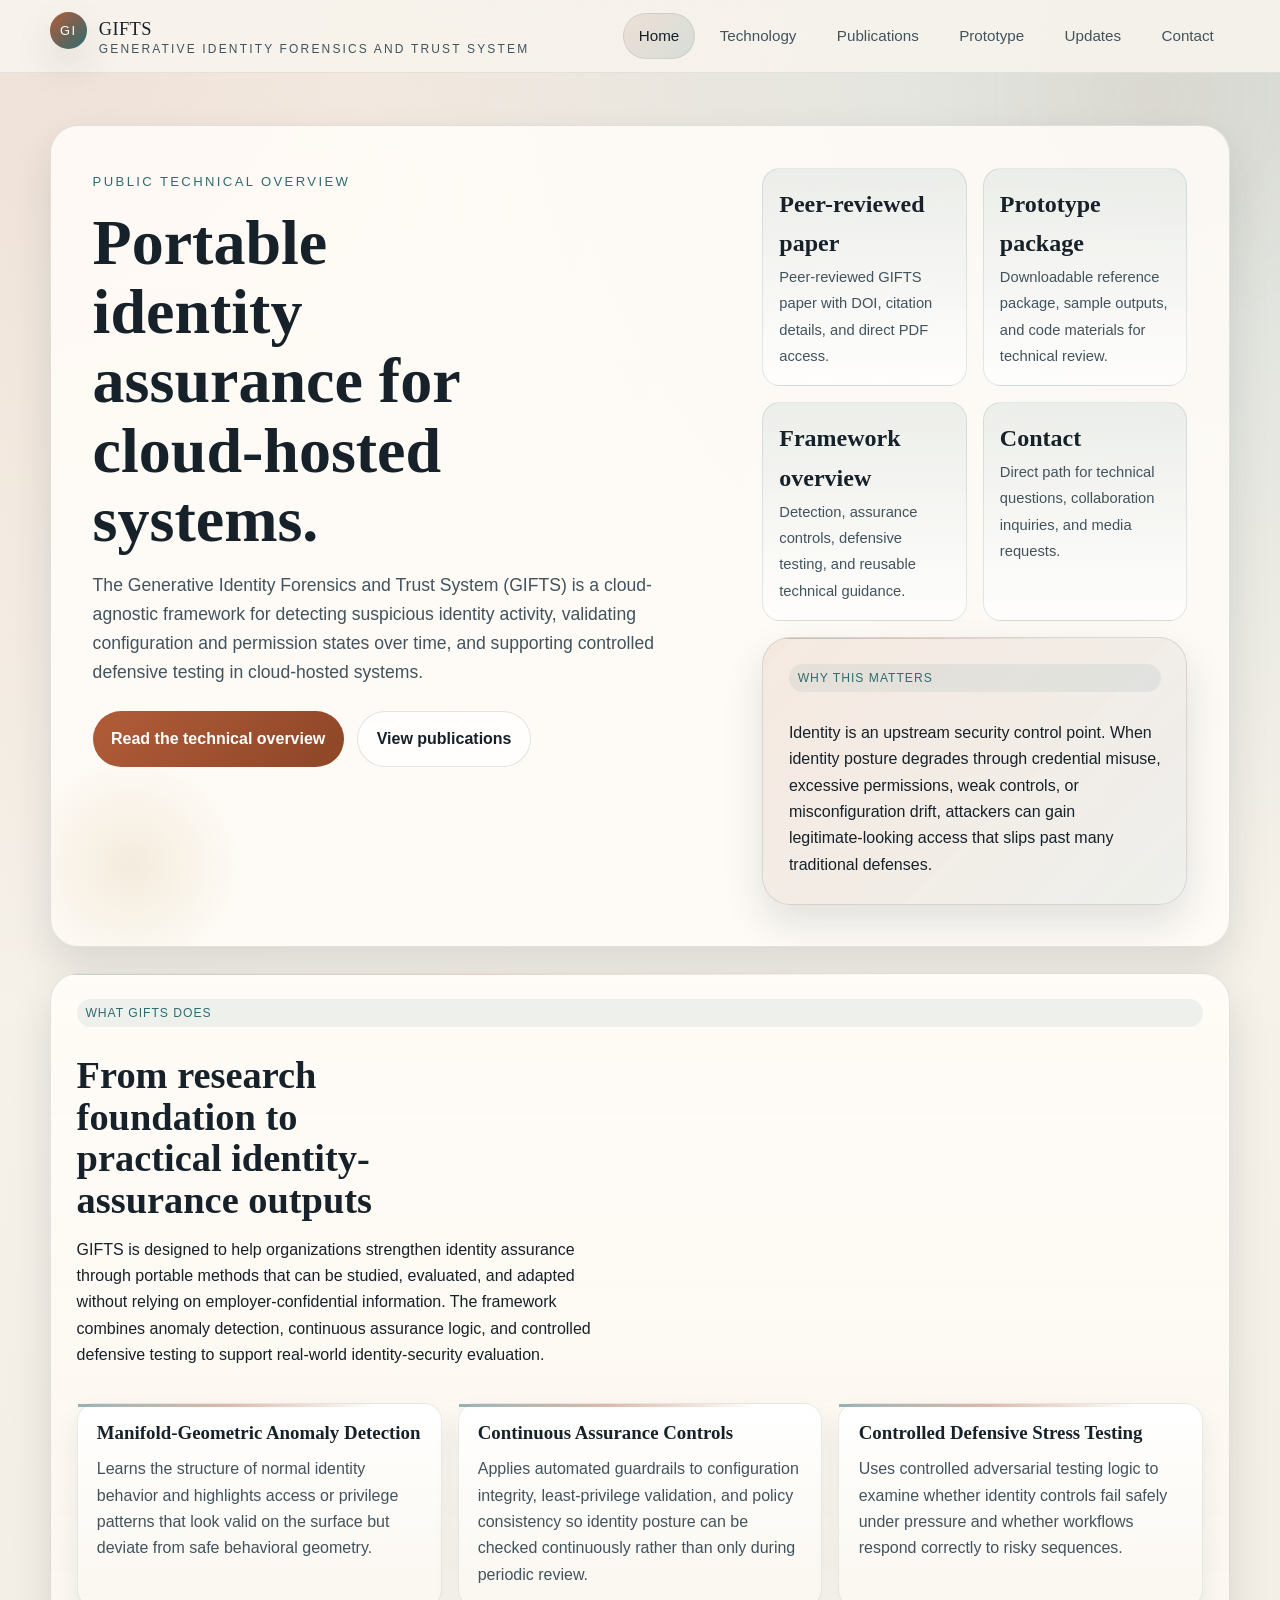
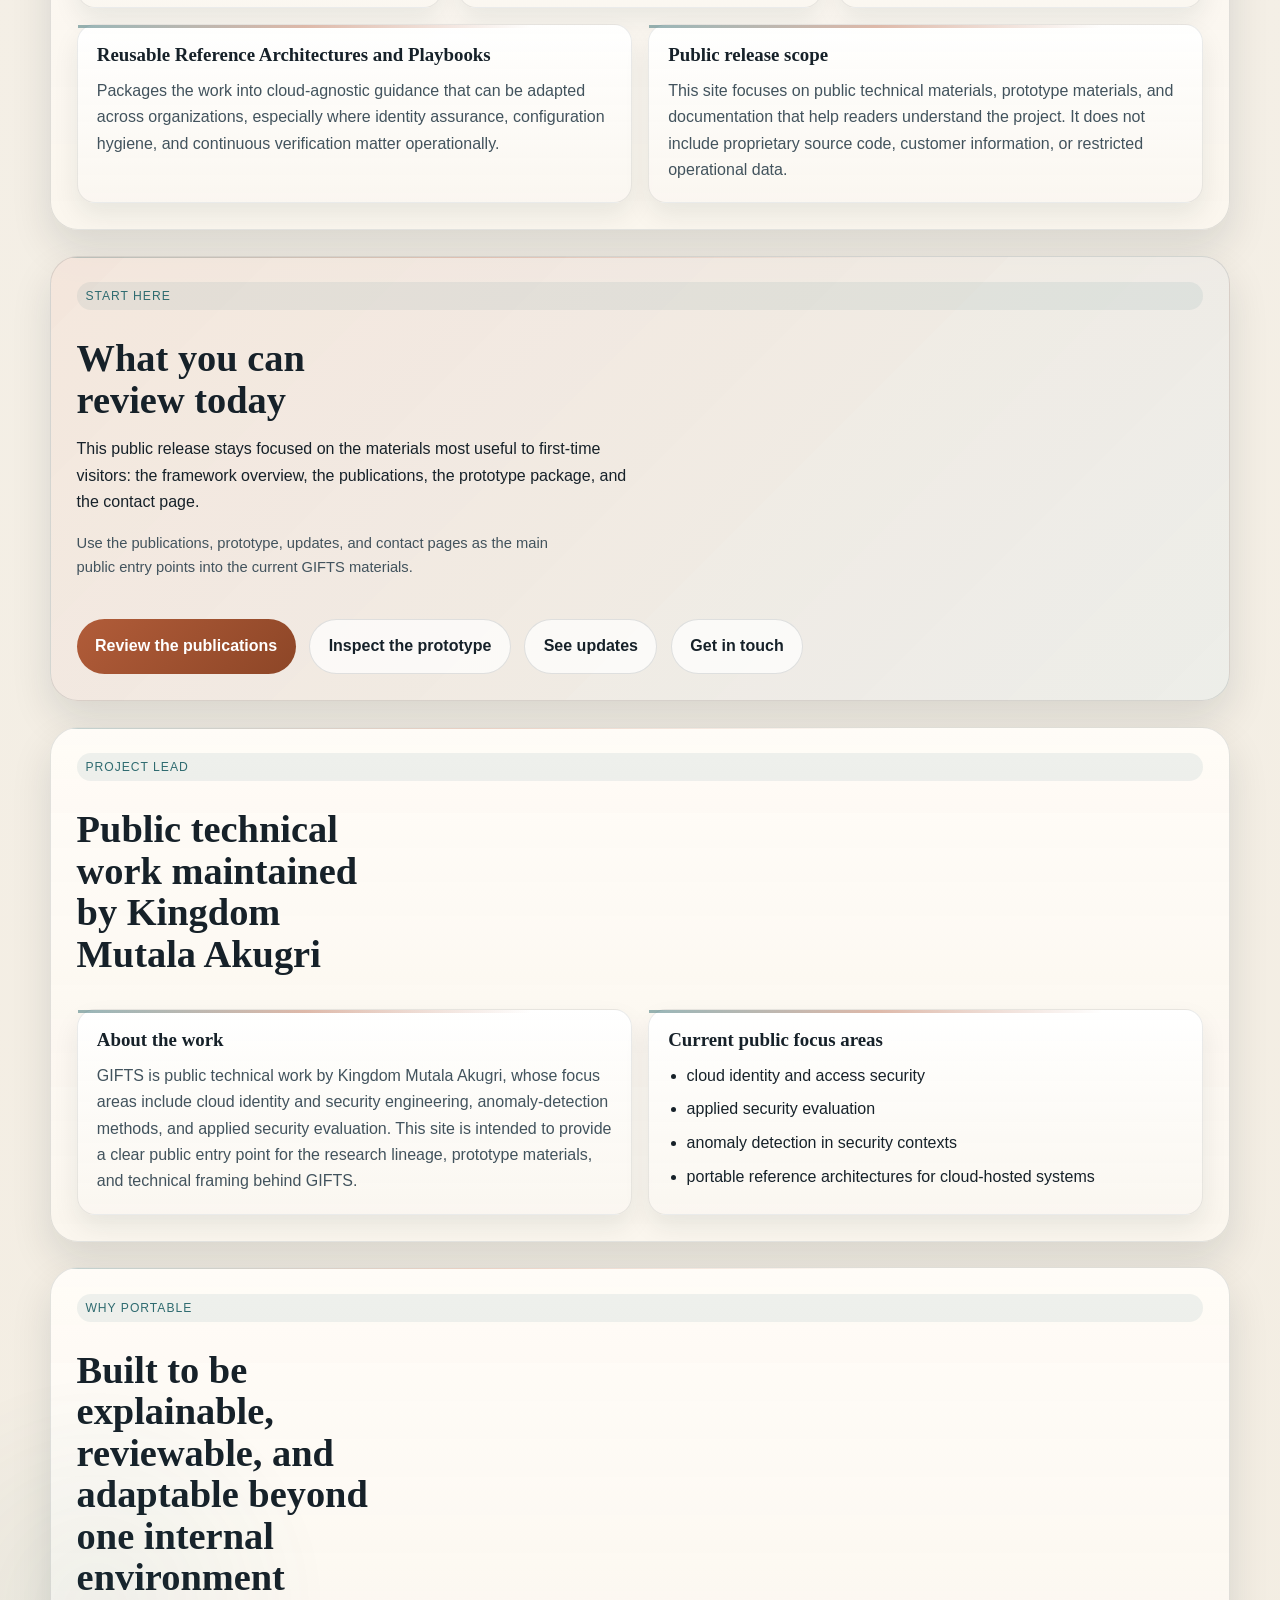
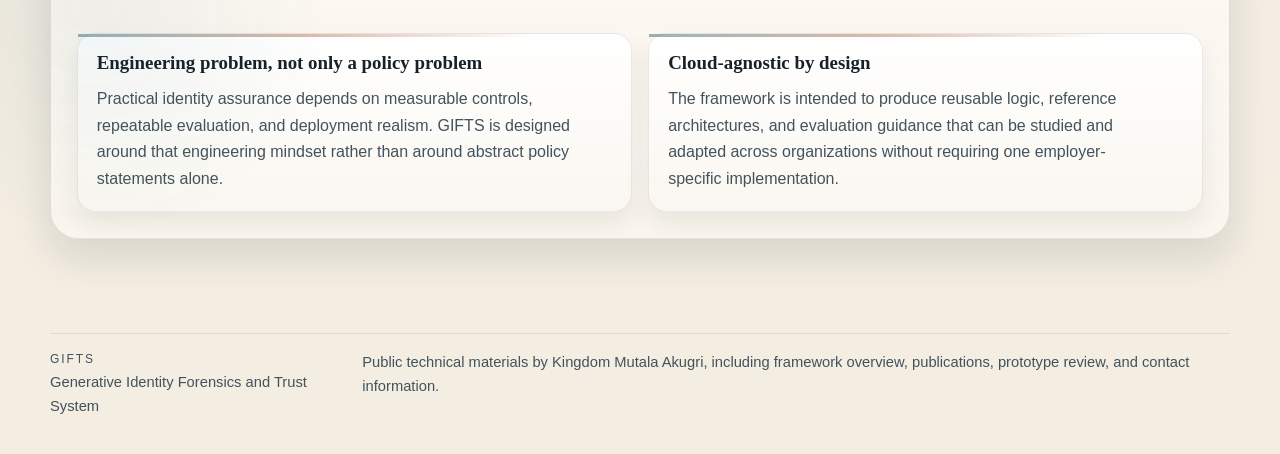
<file: index.html>
<!doctype html>
<html lang="en">
  <head>
    <meta charset="utf-8">
    <meta name="viewport" content="width=device-width, initial-scale=1">
    <title>GIFTS | Portable Identity Assurance</title>
    <meta name="author" content="Kingdom Mutala Akugri">
    <meta name="theme-color" content="#f4efe6">
    <meta
      name="description"
      content="GIFTS is a portable, cloud-agnostic identity-assurance framework for detecting suspicious identity activity, validating configuration and permission states, and supporting defensive testing in cloud-hosted systems."
    >
    <link rel="canonical" href="https://kakugri.dev/gifts-site/">
    <meta property="og:title" content="GIFTS | Portable Identity Assurance">
    <meta
      property="og:description"
      content="Public technical overview of GIFTS, a portable identity-assurance framework for anomaly detection, continuous assurance, and defensive testing."
    >
    <meta property="og:type" content="website">
    <meta property="og:url" content="https://kakugri.dev/gifts-site/">
    <meta property="og:site_name" content="GIFTS">
    <meta name="twitter:card" content="summary">
    <meta name="twitter:title" content="GIFTS | Portable Identity Assurance">
    <meta
      name="twitter:description"
      content="Public technical overview of GIFTS, a portable identity-assurance framework for anomaly detection, continuous assurance, and defensive testing."
    >
    <link rel="icon" href="favicon.svg" sizes="any" type="image/svg+xml">
    <meta property="og:image" content="https://kakugri.dev/gifts-site/assets/gifts-social-card.svg">
    <meta property="og:image:type" content="image/svg+xml">
    <meta property="og:image:width" content="1200">
    <meta property="og:image:height" content="630">
    <meta property="og:image:alt" content="GIFTS public site share card">
    <meta name="twitter:image" content="https://kakugri.dev/gifts-site/assets/gifts-social-card.svg">
    <meta name="twitter:image:alt" content="GIFTS public site share card">
    <!-- Google tag (gtag.js) -->
    <script async src="https://www.googletagmanager.com/gtag/js?id=G-NG362113J4"></script>
    <script>
      window.dataLayer = window.dataLayer || [];
      function gtag() { dataLayer.push(arguments); }
      gtag('js', new Date());
      gtag('config', 'G-NG362113J4');
    </script>
    <link rel="stylesheet" href="styles.css">
  </head>
  <body>
    <div class="site-shell">
      <header class="topbar">
        <div class="wrap topbar-inner">
          <a class="brand" href="./">
            <span class="brand-mark">GI</span>
            <span class="brand-copy">
              <span class="brand-title">GIFTS</span>
              <span class="brand-subtitle">Generative Identity Forensics and Trust System</span>
            </span>
          </a>
          <nav class="nav" aria-label="Primary">
            <a aria-current="page" href="./">Home</a>
            <a href="technology.html">Technology</a>
            <a href="publications.html">Publications</a>
            <a href="prototype.html">Prototype</a>
            <a href="updates.html">Updates</a>
            <a href="contact.html">Contact</a>
          </nav>
        </div>
      </header>

      <main>
        <div class="wrap">
          <section class="hero">
            <div>
              <span class="eyebrow">Public technical overview</span>
              <h1>Portable identity assurance for cloud-hosted systems.</h1>
              <p class="lead">
                The Generative Identity Forensics and Trust System (GIFTS) is a cloud-agnostic
                framework for detecting suspicious identity activity, validating configuration and
                permission states over time, and supporting controlled defensive testing in
                cloud-hosted systems.
              </p>
              <div class="hero-actions">
                <a class="button" href="technology.html">Read the technical overview</a>
                <a class="button-alt" href="publications.html">View publications</a>
              </div>
            </div>

            <aside class="hero-aside">
              <div class="metric-grid">
                <div class="metric">
                  <strong>Peer-reviewed paper</strong>
                  <span>Peer-reviewed GIFTS paper with DOI, citation details, and direct PDF access.</span>
                </div>
                <div class="metric">
                  <strong>Prototype package</strong>
                  <span>Downloadable reference package, sample outputs, and code materials for technical review.</span>
                </div>
                <div class="metric">
                  <strong>Framework overview</strong>
                  <span>Detection, assurance controls, defensive testing, and reusable technical guidance.</span>
                </div>
                <div class="metric">
                  <strong>Contact</strong>
                  <span>Direct path for technical questions, collaboration inquiries, and media requests.</span>
                </div>
              </div>
              <div class="band">
                <span class="label">Why this matters</span>
                <p>
                  Identity is an upstream security control point. When identity posture degrades
                  through credential misuse, excessive permissions, weak controls, or
                  misconfiguration drift, attackers can gain legitimate-looking access that slips
                  past many traditional defenses.
                </p>
              </div>
            </aside>
          </section>

          <section class="section section-card">
            <span class="label">What GIFTS does</span>
            <h2>From research foundation to practical identity-assurance outputs</h2>
            <p>
              GIFTS is designed to help organizations strengthen identity assurance through
              portable methods that can be studied, evaluated, and adapted without relying on
              employer-confidential information. The framework combines anomaly detection,
              continuous assurance logic, and controlled defensive testing to support real-world
              identity-security evaluation.
            </p>

            <div class="card-grid" style="margin-top: 1.2rem;">
              <article class="grid-card">
                <h3>Manifold-Geometric Anomaly Detection</h3>
                <p>
                  Learns the structure of normal identity behavior and highlights access or
                  privilege patterns that look valid on the surface but deviate from safe
                  behavioral geometry.
                </p>
              </article>

              <article class="grid-card">
                <h3>Continuous Assurance Controls</h3>
                <p>
                  Applies automated guardrails to configuration integrity, least-privilege
                  validation, and policy consistency so identity posture can be checked
                  continuously rather than only during periodic review.
                </p>
              </article>

              <article class="grid-card">
                <h3>Controlled Defensive Stress Testing</h3>
                <p>
                  Uses controlled adversarial testing logic to examine whether identity controls
                  fail safely under pressure and whether workflows respond correctly to risky
                  sequences.
                </p>
              </article>

              <article class="grid-card wide">
                <h3>Reusable Reference Architectures and Playbooks</h3>
                <p>
                  Packages the work into cloud-agnostic guidance that can be adapted across
                  organizations, especially where identity assurance, configuration hygiene, and
                  continuous verification matter operationally.
                </p>
              </article>

              <article class="grid-card wide">
                <h3>Public release scope</h3>
                <p>
                  This site focuses on public technical materials, prototype materials, and
                  documentation that help readers understand the project. It does not include
                  proprietary source code, customer information, or restricted operational data.
                </p>
              </article>
            </div>
          </section>

          <section class="section band">
            <span class="label">Start here</span>
            <h2>What you can review today</h2>
            <p>
              This public release stays focused on the materials most useful to first-time
              visitors: the framework overview, the publications, the prototype package, and the
              contact page.
            </p>
            <p class="fine-print">
              Use the publications, prototype, updates, and contact pages as the main public entry
              points into the current GIFTS materials.
            </p>
            <div class="button-row">
              <a class="button" href="publications.html">Review the publications</a>
              <a class="button-alt" href="prototype.html">Inspect the prototype</a>
              <a class="button-alt" href="updates.html">See updates</a>
              <a class="button-alt" href="contact.html">Get in touch</a>
            </div>
          </section>

          <section class="section section-card">
            <span class="label">Project lead</span>
            <h2>Public technical work maintained by Kingdom Mutala Akugri</h2>
            <div class="card-grid" style="margin-top: 1.2rem;">
              <article class="grid-card wide">
                <h3>About the work</h3>
                <p>
                  GIFTS is public technical work by Kingdom Mutala Akugri, whose focus areas
                  include cloud identity and security engineering, anomaly-detection methods, and
                  applied security evaluation. This site is intended to provide a clear public
                  entry point for the research lineage, prototype materials, and technical framing
                  behind GIFTS.
                </p>
              </article>
              <article class="grid-card wide">
                <h3>Current public focus areas</h3>
                <ul class="stack-list">
                  <li>cloud identity and access security</li>
                  <li>applied security evaluation</li>
                  <li>anomaly detection in security contexts</li>
                  <li>portable reference architectures for cloud-hosted systems</li>
                </ul>
              </article>
            </div>
          </section>

          <section class="section section-card">
            <span class="label">Why portable</span>
            <h2>Built to be explainable, reviewable, and adaptable beyond one internal environment</h2>
            <div class="card-grid" style="margin-top: 1.2rem;">
              <article class="grid-card wide">
                <h3>Engineering problem, not only a policy problem</h3>
                <p>
                  Practical identity assurance depends on measurable controls, repeatable
                  evaluation, and deployment realism. GIFTS is designed around that engineering
                  mindset rather than around abstract policy statements alone.
                </p>
              </article>
              <article class="grid-card wide">
                <h3>Cloud-agnostic by design</h3>
                <p>
                  The framework is intended to produce reusable logic, reference architectures, and
                  evaluation guidance that can be studied and adapted across organizations without
                  requiring one employer-specific implementation.
                </p>
              </article>
            </div>
          </section>
        </div>
      </main>

      <footer class="footer">
        <div class="wrap footer-inner">
          <div>
            <div class="small-caps">GIFTS</div>
            <div>Generative Identity Forensics and Trust System</div>
          </div>
          <div class="fine-print">
            Public technical materials by Kingdom Mutala Akugri, including framework overview,
            publications, prototype review, and contact information.
          </div>
        </div>
      </footer>
    </div>
  </body>
</html>
</file>
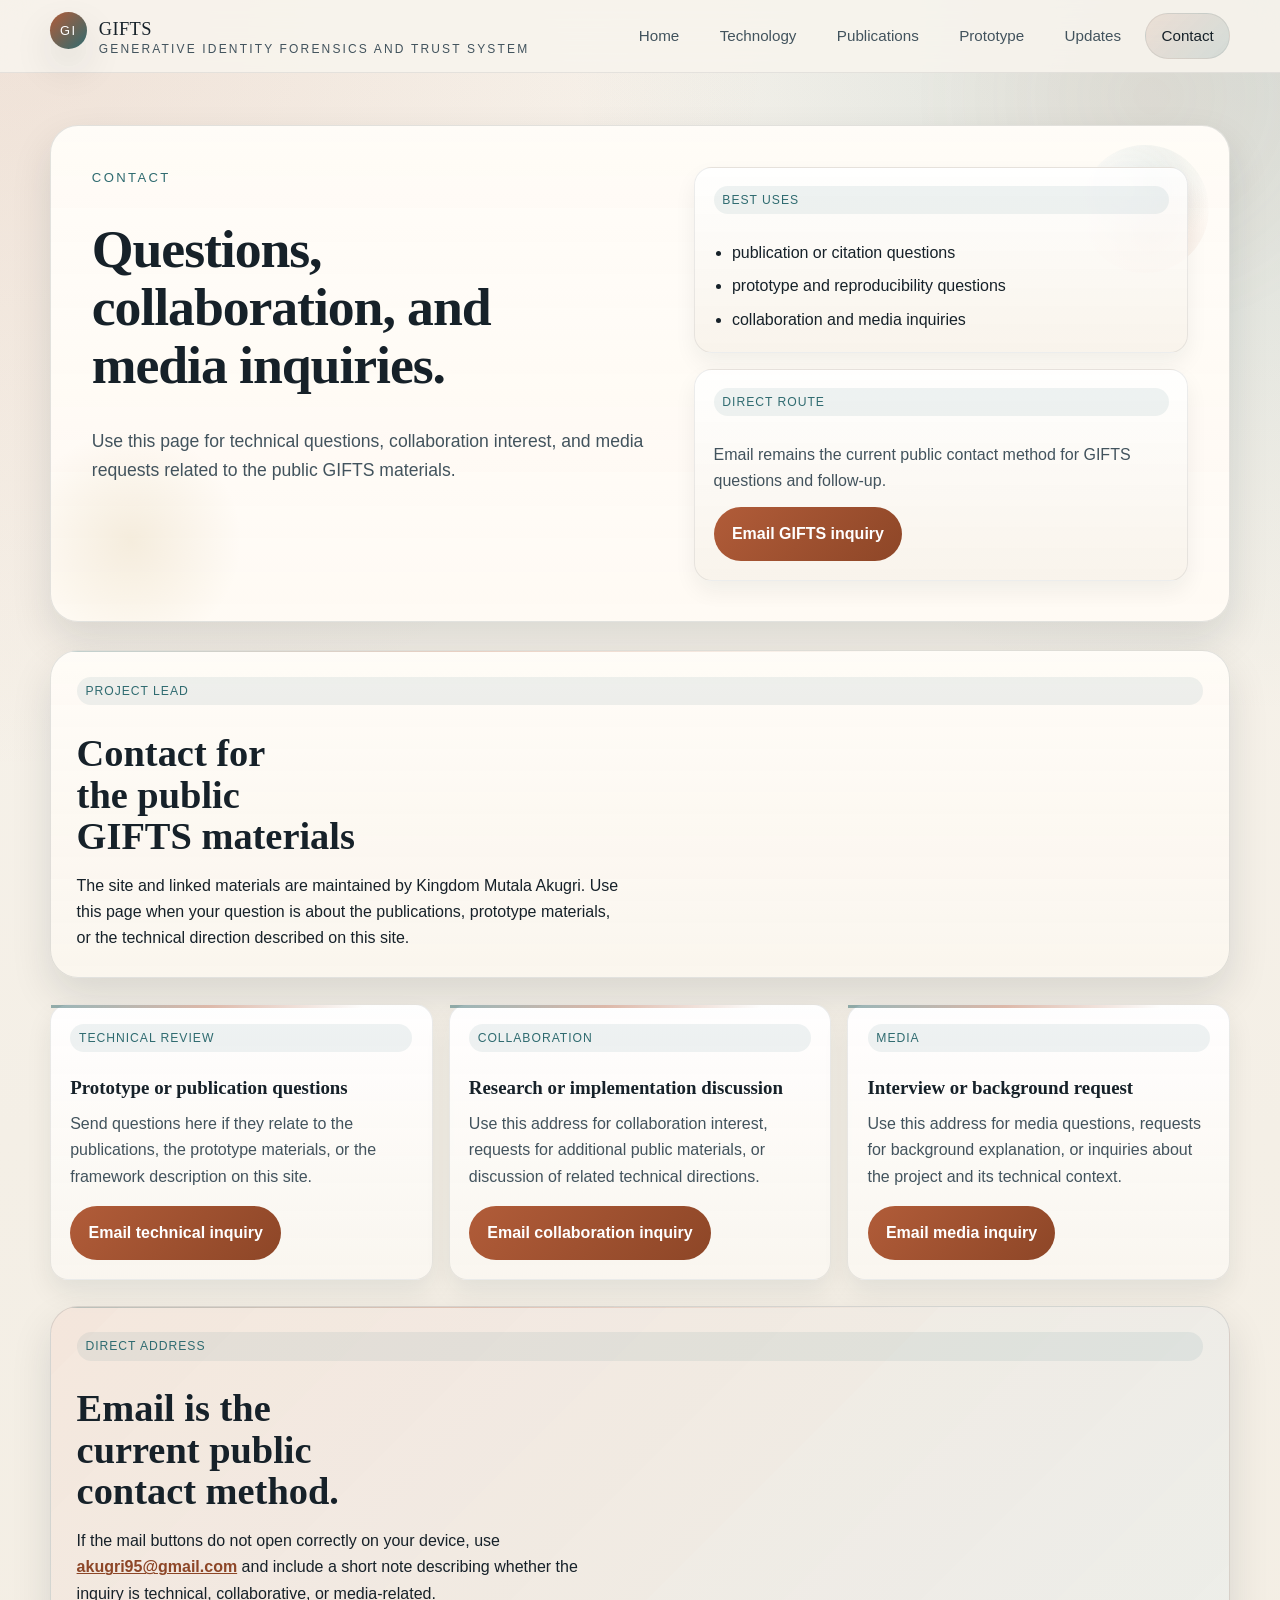
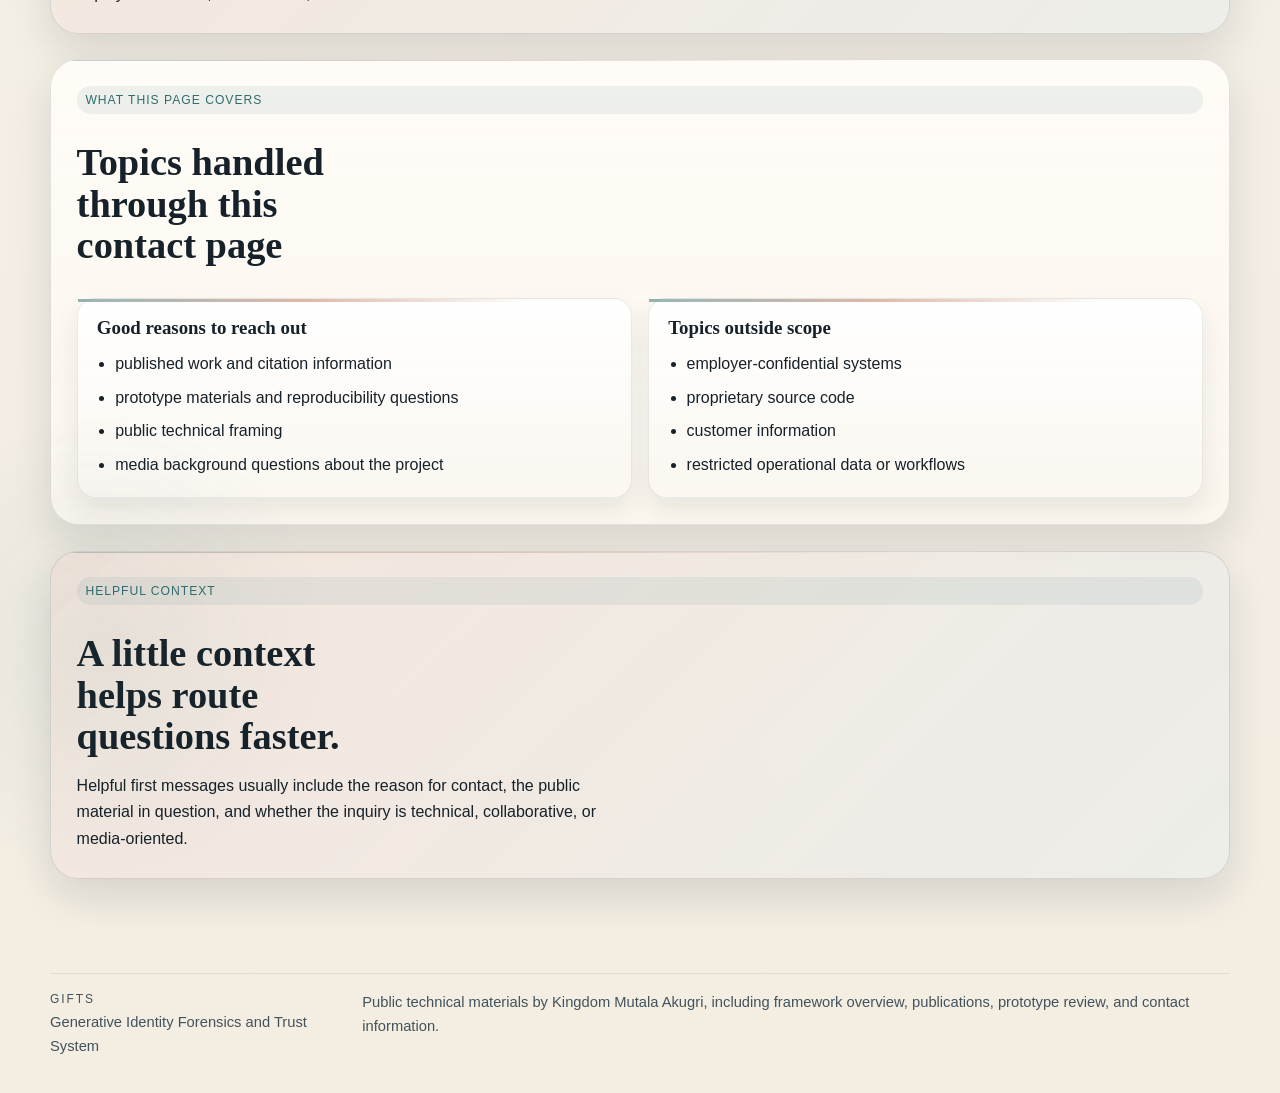
<file: contact.html>
<!doctype html>
<html lang="en">
  <head>
    <meta charset="utf-8">
    <meta name="viewport" content="width=device-width, initial-scale=1">
    <title>GIFTS Contact | Technical, Collaboration, and Media Inquiries</title>
    <meta name="author" content="Kingdom Mutala Akugri">
    <meta name="theme-color" content="#f4efe6">
    <meta
      name="description"
      content="Contact pathway for technical questions, collaboration inquiries, and media requests related to GIFTS."
    >
    <link rel="canonical" href="https://kakugri.dev/gifts-site/contact.html">
    <meta property="og:title" content="GIFTS Contact | Technical, Collaboration, and Media Inquiries">
    <meta
      property="og:description"
      content="Contact pathway for technical questions, collaboration inquiries, and media requests related to GIFTS."
    >
    <meta property="og:type" content="website">
    <meta property="og:url" content="https://kakugri.dev/gifts-site/contact.html">
    <meta property="og:site_name" content="GIFTS">
    <meta name="twitter:card" content="summary">
    <meta name="twitter:title" content="GIFTS Contact | Technical, Collaboration, and Media Inquiries">
    <meta
      name="twitter:description"
      content="Contact pathway for technical questions, collaboration inquiries, and media requests related to GIFTS."
    >
    <link rel="icon" href="favicon.svg" sizes="any" type="image/svg+xml">
    <meta property="og:image" content="https://kakugri.dev/gifts-site/assets/gifts-social-card.svg">
    <meta property="og:image:type" content="image/svg+xml">
    <meta property="og:image:width" content="1200">
    <meta property="og:image:height" content="630">
    <meta property="og:image:alt" content="GIFTS public site share card">
    <meta name="twitter:image" content="https://kakugri.dev/gifts-site/assets/gifts-social-card.svg">
    <meta name="twitter:image:alt" content="GIFTS public site share card">
    <!-- Google tag (gtag.js) -->
    <script async src="https://www.googletagmanager.com/gtag/js?id=G-NG362113J4"></script>
    <script>
      window.dataLayer = window.dataLayer || [];
      function gtag() { dataLayer.push(arguments); }
      gtag('js', new Date());
      gtag('config', 'G-NG362113J4');
    </script>
    <link rel="stylesheet" href="styles.css">
  </head>
  <body>
    <div class="site-shell">
      <header class="topbar">
        <div class="wrap topbar-inner">
          <a class="brand" href="./">
            <span class="brand-mark">GI</span>
            <span class="brand-copy">
              <span class="brand-title">GIFTS</span>
              <span class="brand-subtitle">Generative Identity Forensics and Trust System</span>
            </span>
          </a>
          <nav class="nav" aria-label="Primary">
            <a href="./">Home</a>
            <a href="technology.html">Technology</a>
            <a href="publications.html">Publications</a>
            <a href="prototype.html">Prototype</a>
            <a href="updates.html">Updates</a>
            <a aria-current="page" href="contact.html">Contact</a>
          </nav>
        </div>
      </header>

      <main>
        <div class="wrap">
          <section class="page-hero">
            <div class="page-hero-content">
              <span class="eyebrow">Contact</span>
              <h1>Questions, collaboration, and media inquiries.</h1>
              <p class="lead">
                Use this page for technical questions, collaboration interest, and media requests
                related to the public GIFTS materials.
              </p>
            </div>
            <aside class="page-hero-aside">
              <article class="hero-summary">
                <span class="label">Best uses</span>
                <ul class="stack-list">
                  <li>publication or citation questions</li>
                  <li>prototype and reproducibility questions</li>
                  <li>collaboration and media inquiries</li>
                </ul>
              </article>
              <article class="hero-summary">
                <span class="label">Direct route</span>
                <p>Email remains the current public contact method for GIFTS questions and follow-up.</p>
                <div class="button-row">
                  <a class="button" href="mailto:akugri95@gmail.com?subject=GIFTS%20Inquiry">Email GIFTS inquiry</a>
                </div>
              </article>
            </aside>
          </section>

          <section class="section section-card">
            <span class="label">Project lead</span>
            <h2>Contact for the public GIFTS materials</h2>
            <p>
              The site and linked materials are maintained by Kingdom Mutala Akugri. Use this page
              when your question is about the publications, prototype materials, or the technical
              direction described on this site.
            </p>
          </section>

          <section class="contact-grid">
            <article class="contact-card">
              <span class="label">Technical review</span>
              <h3>Prototype or publication questions</h3>
              <p>
                Send questions here if they relate to the publications, the prototype materials,
                or the framework description on this site.
              </p>
              <div class="button-row">
                <a class="button" href="mailto:akugri95@gmail.com?subject=GIFTS%20Technical%20Inquiry">Email technical inquiry</a>
              </div>
            </article>

            <article class="contact-card">
              <span class="label">Collaboration</span>
              <h3>Research or implementation discussion</h3>
              <p>
                Use this address for collaboration interest, requests for additional public
                materials, or discussion of related technical directions.
              </p>
              <div class="button-row">
                <a class="button" href="mailto:akugri95@gmail.com?subject=GIFTS%20Collaboration%20Inquiry">Email collaboration inquiry</a>
              </div>
            </article>

            <article class="contact-card">
              <span class="label">Media</span>
              <h3>Interview or background request</h3>
              <p>
                Use this address for media questions, requests for background explanation, or
                inquiries about the project and its technical context.
              </p>
              <div class="button-row">
                <a class="button" href="mailto:akugri95@gmail.com?subject=GIFTS%20Media%20Inquiry">Email media inquiry</a>
              </div>
            </article>
          </section>

          <section class="section band">
            <span class="label">Direct address</span>
            <h2>Email is the current public contact method.</h2>
            <p>
              If the mail buttons do not open correctly on your device, use
              <a class="inline-email" href="mailto:akugri95@gmail.com">akugri95@gmail.com</a>
              and include a short note describing whether the inquiry is technical, collaborative,
              or media-related.
            </p>
          </section>

          <section class="section section-card">
            <span class="label">What this page covers</span>
            <h2>Topics handled through this contact page</h2>
            <div class="card-grid" style="margin-top: 1rem;">
              <article class="grid-card wide">
                <h3>Good reasons to reach out</h3>
                <ul class="stack-list">
                  <li>published work and citation information</li>
                  <li>prototype materials and reproducibility questions</li>
                  <li>public technical framing</li>
                  <li>media background questions about the project</li>
                </ul>
              </article>

              <article class="grid-card wide">
                <h3>Topics outside scope</h3>
                <ul class="stack-list">
                  <li>employer-confidential systems</li>
                  <li>proprietary source code</li>
                  <li>customer information</li>
                  <li>restricted operational data or workflows</li>
                </ul>
              </article>
            </div>
          </section>

          <section class="section band">
            <span class="label">Helpful context</span>
            <h2>A little context helps route questions faster.</h2>
            <p>
              Helpful first messages usually include the reason for contact, the public material in
              question, and whether the inquiry is technical, collaborative, or media-oriented.
            </p>
          </section>
        </div>
      </main>

      <footer class="footer">
        <div class="wrap footer-inner">
          <div>
            <div class="small-caps">GIFTS</div>
            <div>Generative Identity Forensics and Trust System</div>
          </div>
          <div class="fine-print">
            Public technical materials by Kingdom Mutala Akugri, including framework overview,
            publications, prototype review, and contact information.
          </div>
        </div>
      </footer>
    </div>
  </body>
</html>
</file>
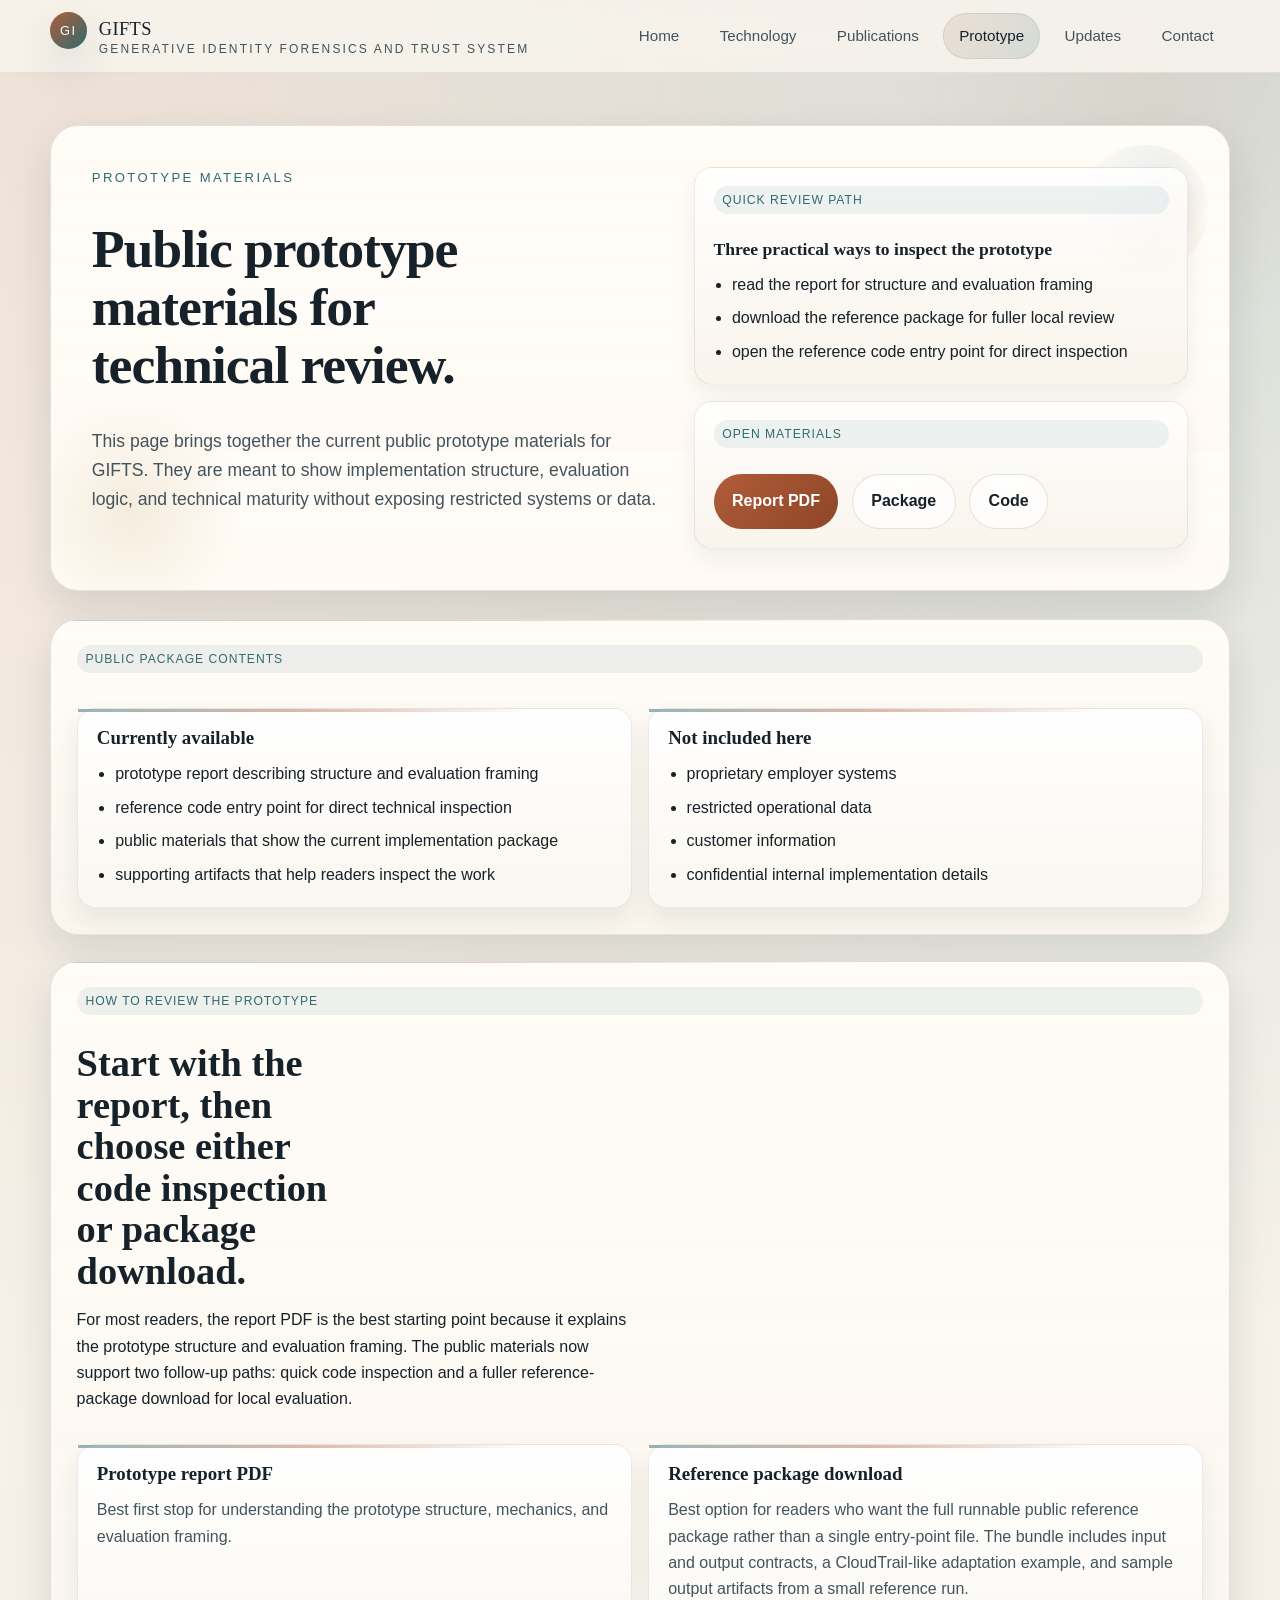
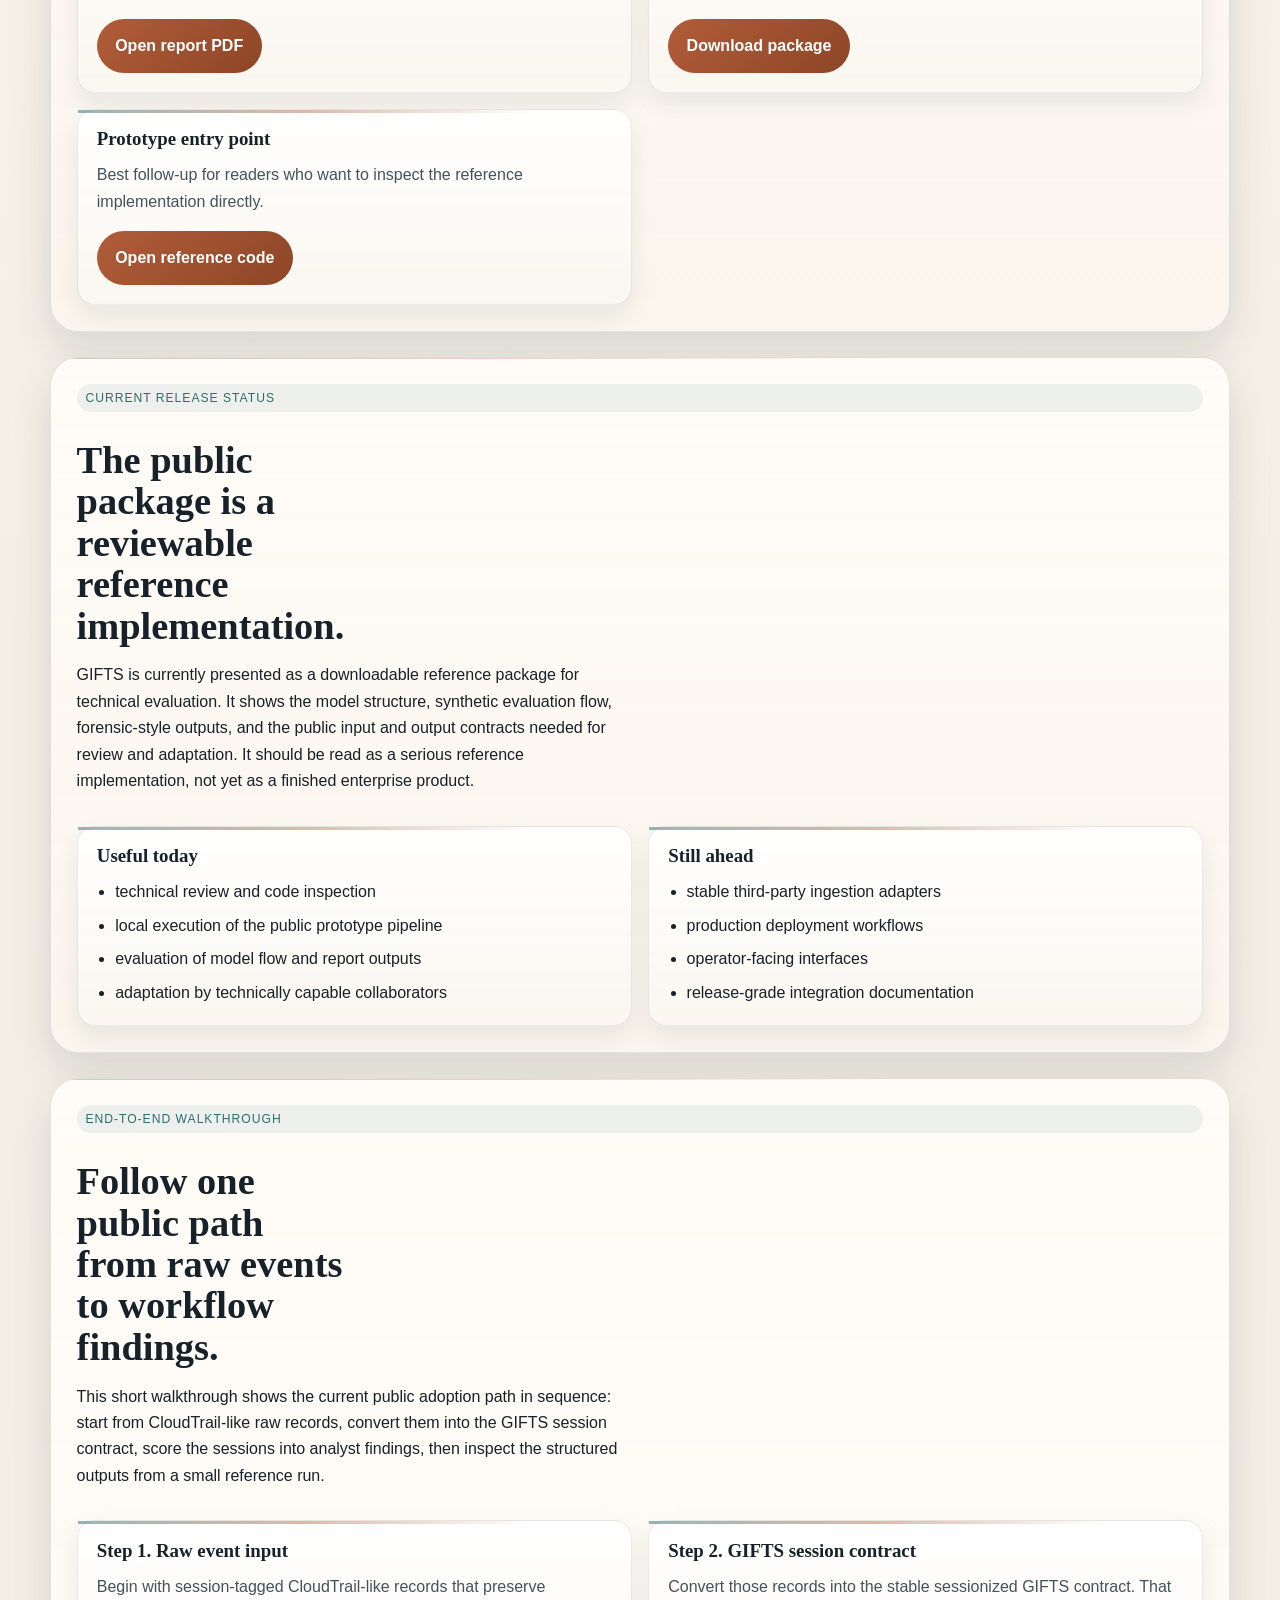
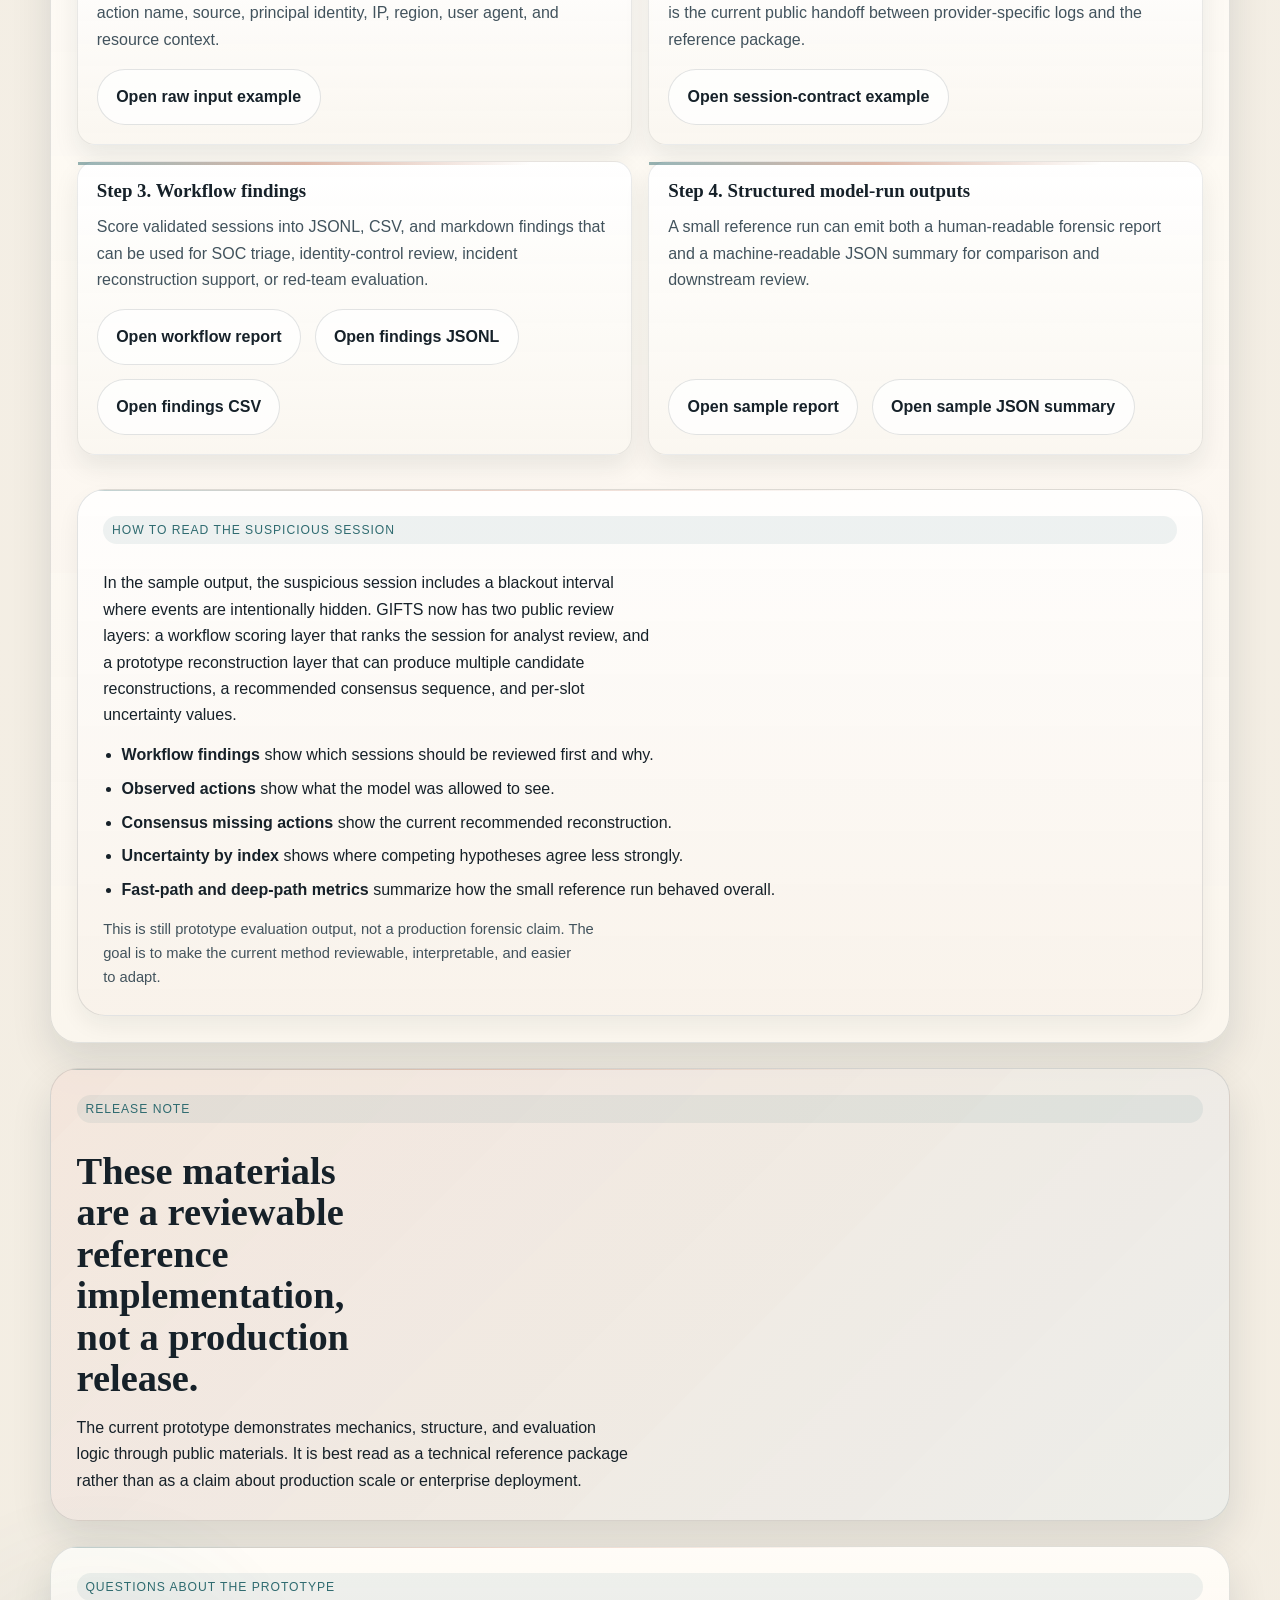
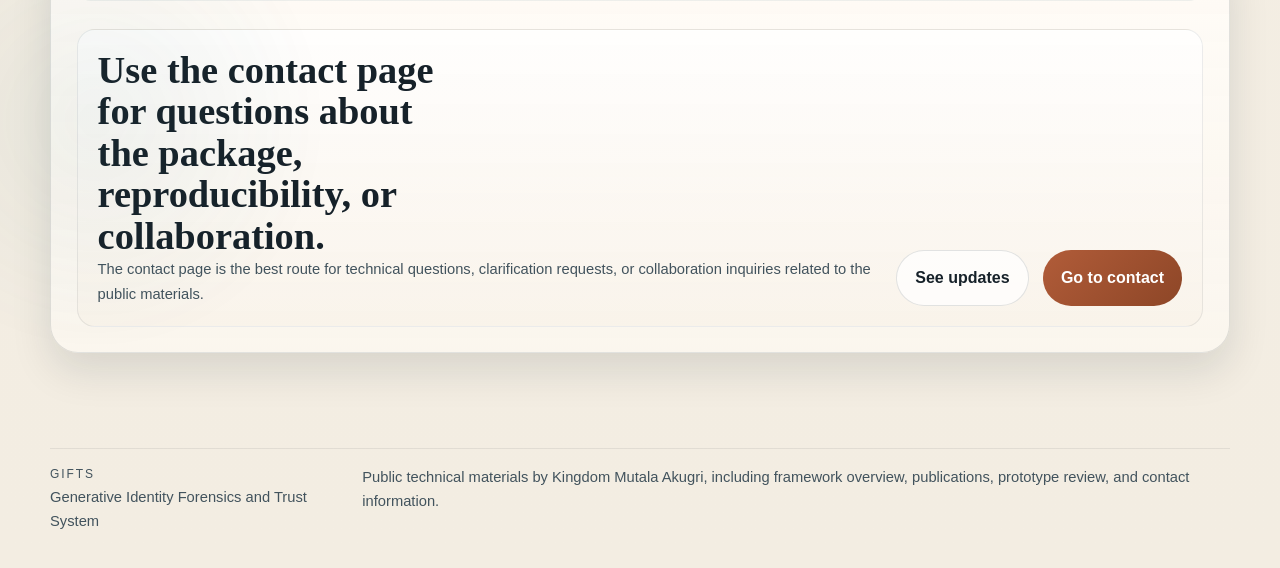
<file: prototype.html>
<!doctype html>
<html lang="en">
  <head>
    <meta charset="utf-8">
    <meta name="viewport" content="width=device-width, initial-scale=1">
    <title>GIFTS Prototype | Public Review Materials</title>
    <meta name="author" content="Kingdom Mutala Akugri">
    <meta name="theme-color" content="#f4efe6">
    <meta
      name="description"
      content="Overview of the public GIFTS prototype materials, including the reference report, code entry point, and how the current package can be reviewed."
    >
    <link rel="canonical" href="https://kakugri.dev/gifts-site/prototype.html">
    <meta property="og:title" content="GIFTS Prototype | Public Review Materials">
    <meta
      property="og:description"
      content="Overview of the public GIFTS prototype materials, including the reference report, code entry point, and how the current package can be reviewed."
    >
    <meta property="og:type" content="website">
    <meta property="og:url" content="https://kakugri.dev/gifts-site/prototype.html">
    <meta property="og:site_name" content="GIFTS">
    <meta name="twitter:card" content="summary">
    <meta name="twitter:title" content="GIFTS Prototype | Public Review Materials">
    <meta
      name="twitter:description"
      content="Overview of the public GIFTS prototype materials, including the reference report, code entry point, and how the current package can be reviewed."
    >
    <link rel="icon" href="favicon.svg" sizes="any" type="image/svg+xml">
    <meta property="og:image" content="https://kakugri.dev/gifts-site/assets/gifts-social-card.svg">
    <meta property="og:image:type" content="image/svg+xml">
    <meta property="og:image:width" content="1200">
    <meta property="og:image:height" content="630">
    <meta property="og:image:alt" content="GIFTS public site share card">
    <meta name="twitter:image" content="https://kakugri.dev/gifts-site/assets/gifts-social-card.svg">
    <meta name="twitter:image:alt" content="GIFTS public site share card">
    <!-- Google tag (gtag.js) -->
    <script async src="https://www.googletagmanager.com/gtag/js?id=G-NG362113J4"></script>
    <script>
      window.dataLayer = window.dataLayer || [];
      function gtag() { dataLayer.push(arguments); }
      gtag('js', new Date());
      gtag('config', 'G-NG362113J4');
    </script>
    <link rel="stylesheet" href="styles.css">
  </head>
  <body>
    <div class="site-shell">
      <header class="topbar">
        <div class="wrap topbar-inner">
          <a class="brand" href="./">
            <span class="brand-mark">GI</span>
            <span class="brand-copy">
              <span class="brand-title">GIFTS</span>
              <span class="brand-subtitle">Generative Identity Forensics and Trust System</span>
            </span>
          </a>
          <nav class="nav" aria-label="Primary">
            <a href="./">Home</a>
            <a href="technology.html">Technology</a>
            <a href="publications.html">Publications</a>
            <a aria-current="page" href="prototype.html">Prototype</a>
            <a href="updates.html">Updates</a>
            <a href="contact.html">Contact</a>
          </nav>
        </div>
      </header>

      <main>
        <div class="wrap">
          <section class="page-hero">
            <div class="page-hero-content">
              <span class="eyebrow">Prototype materials</span>
              <h1>Public prototype materials for technical review.</h1>
              <p class="lead">
                This page brings together the current public prototype materials for GIFTS. They
                are meant to show implementation structure, evaluation logic, and technical
                maturity without exposing restricted systems or data.
              </p>
            </div>
            <aside class="page-hero-aside">
              <article class="hero-summary">
                <span class="label">Quick review path</span>
                <h3>Three practical ways to inspect the prototype</h3>
                <ul class="stack-list">
                  <li>read the report for structure and evaluation framing</li>
                  <li>download the reference package for fuller local review</li>
                  <li>open the reference code entry point for direct inspection</li>
                </ul>
              </article>
              <article class="hero-summary">
                <span class="label">Open materials</span>
                <div class="button-row">
                  <a class="button" href="assets/GIFTS.pdf">Report PDF</a>
                  <a class="button-alt" href="assets/GIFTS-reference-package.zip">Package</a>
                  <a class="button-alt" href="assets/GIFTS.py">Code</a>
                </div>
              </article>
            </aside>
          </section>

          <section class="section section-card">
            <span class="label">Public package contents</span>
            <div class="card-grid" style="margin-top: 0.4rem;">
              <article class="grid-card wide">
                <h3>Currently available</h3>
                <ul class="stack-list">
                  <li>prototype report describing structure and evaluation framing</li>
                  <li>reference code entry point for direct technical inspection</li>
                  <li>public materials that show the current implementation package</li>
                  <li>supporting artifacts that help readers inspect the work</li>
                </ul>
              </article>
              <article class="grid-card wide">
                <h3>Not included here</h3>
                <ul class="stack-list">
                  <li>proprietary employer systems</li>
                  <li>restricted operational data</li>
                  <li>customer information</li>
                  <li>confidential internal implementation details</li>
                </ul>
              </article>
            </div>
          </section>

          <section class="section section-card">
            <span class="label">How to review the prototype</span>
            <h2>Start with the report, then choose either code inspection or package download.</h2>
            <p>
              For most readers, the report PDF is the best starting point because it explains the
              prototype structure and evaluation framing. The public materials now support two
              follow-up paths: quick code inspection and a fuller reference-package download for
              local evaluation.
            </p>
            <div class="publication-grid" style="margin-top: 1rem;">
              <article class="prototype-card">
                <h3>Prototype report PDF</h3>
                <p>
                  Best first stop for understanding the prototype structure, mechanics, and
                  evaluation framing.
                </p>
                <div class="button-row">
                  <a class="button" href="assets/GIFTS.pdf">Open report PDF</a>
                </div>
              </article>
              <article class="prototype-card">
                <h3>Reference package download</h3>
                <p>
                  Best option for readers who want the full runnable public reference package
                  rather than a single entry-point file. The bundle includes input and output
                  contracts, a CloudTrail-like adaptation example, and sample output artifacts
                  from a small reference run.
                </p>
                <div class="button-row">
                  <a class="button" href="assets/GIFTS-reference-package.zip">Download package</a>
                </div>
              </article>
              <article class="prototype-card">
                <h3>Prototype entry point</h3>
                <p>
                  Best follow-up for readers who want to inspect the reference implementation
                  directly.
                </p>
                <div class="button-row">
                  <a class="button" href="assets/GIFTS.py">Open reference code</a>
                </div>
              </article>
            </div>
          </section>

          <section class="section section-card">
            <span class="label">Current release status</span>
            <h2>The public package is a reviewable reference implementation.</h2>
            <p>
              GIFTS is currently presented as a downloadable reference package for technical
              evaluation. It shows the model structure, synthetic evaluation flow, forensic-style
              outputs, and the public input and output contracts needed for review and adaptation.
              It should be read as a serious reference implementation, not yet as a finished
              enterprise product.
            </p>
            <div class="card-grid" style="margin-top: 1rem;">
              <article class="grid-card wide">
                <h3>Useful today</h3>
                <ul class="stack-list">
                  <li>technical review and code inspection</li>
                  <li>local execution of the public prototype pipeline</li>
                  <li>evaluation of model flow and report outputs</li>
                  <li>adaptation by technically capable collaborators</li>
                </ul>
              </article>
              <article class="grid-card wide">
                <h3>Still ahead</h3>
                <ul class="stack-list">
                  <li>stable third-party ingestion adapters</li>
                  <li>production deployment workflows</li>
                  <li>operator-facing interfaces</li>
                  <li>release-grade integration documentation</li>
                </ul>
              </article>
            </div>
          </section>

          <section class="section section-card">
            <span class="label">End-to-end walkthrough</span>
            <h2>Follow one public path from raw events to workflow findings.</h2>
            <p>
              This short walkthrough shows the current public adoption path in sequence: start from
              CloudTrail-like raw records, convert them into the GIFTS session contract, score the
              sessions into analyst findings, then inspect the structured outputs from a small
              reference run.
            </p>
            <div class="card-grid" style="margin-top: 1rem;">
              <article class="grid-card wide">
                <h3>Step 1. Raw event input</h3>
                <p>
                  Begin with session-tagged CloudTrail-like records that preserve action name,
                  source, principal identity, IP, region, user agent, and resource context.
                </p>
                <div class="button-row">
                  <a class="button-alt" href="assets/cloudtrail_like_events.jsonl">Open raw input example</a>
                </div>
              </article>
              <article class="grid-card wide">
                <h3>Step 2. GIFTS session contract</h3>
                <p>
                  Convert those records into the stable sessionized GIFTS contract. That is the
                  current public handoff between provider-specific logs and the reference package.
                </p>
                <div class="button-row">
                  <a class="button-alt" href="assets/gifts_session_contract_example.jsonl">Open session-contract example</a>
                </div>
              </article>
              <article class="grid-card wide">
                <h3>Step 3. Workflow findings</h3>
                <p>
                  Score validated sessions into JSONL, CSV, and markdown findings that can be used
                  for SOC triage, identity-control review, incident reconstruction support, or
                  red-team evaluation.
                </p>
                <div class="button-row">
                  <a class="button-alt" href="assets/GIFTS_workflow_report_example.md">Open workflow report</a>
                  <a class="button-alt" href="assets/GIFTS_workflow_findings_example.jsonl">Open findings JSONL</a>
                  <a class="button-alt" href="assets/GIFTS_workflow_findings_example.csv">Open findings CSV</a>
                </div>
              </article>
              <article class="grid-card wide">
                <h3>Step 4. Structured model-run outputs</h3>
                <p>
                  A small reference run can emit both a human-readable forensic report and a
                  machine-readable JSON summary for comparison and downstream review.
                </p>
                <div class="button-row">
                  <a class="button-alt" href="assets/GIFTS_output_report_example.md">Open sample report</a>
                  <a class="button-alt" href="assets/GIFTS_output_summary_example.json">Open sample JSON summary</a>
                </div>
              </article>
            </div>

            <div class="section-card" style="margin-top: 1.2rem;">
              <span class="label">How to read the suspicious session</span>
              <p>
                In the sample output, the suspicious session includes a blackout interval where
                events are intentionally hidden. GIFTS now has two public review layers: a workflow
                scoring layer that ranks the session for analyst review, and a prototype
                reconstruction layer that can produce multiple candidate reconstructions, a
                recommended consensus sequence, and per-slot uncertainty values.
              </p>
              <ul class="stack-list">
                <li><strong>Workflow findings</strong> show which sessions should be reviewed first and why.</li>
                <li><strong>Observed actions</strong> show what the model was allowed to see.</li>
                <li><strong>Consensus missing actions</strong> show the current recommended reconstruction.</li>
                <li><strong>Uncertainty by index</strong> shows where competing hypotheses agree less strongly.</li>
                <li><strong>Fast-path and deep-path metrics</strong> summarize how the small reference run behaved overall.</li>
              </ul>
              <p class="fine-print">
                This is still prototype evaluation output, not a production forensic claim. The
                goal is to make the current method reviewable, interpretable, and easier to adapt.
              </p>
            </div>
          </section>

          <section class="section band">
            <span class="label">Release note</span>
            <h2>These materials are a reviewable reference implementation, not a production release.</h2>
            <p>
              The current prototype demonstrates mechanics, structure, and evaluation logic through
              public materials. It is best read as a technical reference package rather than as a
              claim about production scale or enterprise deployment.
            </p>
          </section>

          <section class="section section-card">
            <span class="label">Questions about the prototype</span>
            <div class="cta-strip">
              <div>
                <h2>Use the contact page for questions about the package, reproducibility, or collaboration.</h2>
                <p class="fine-print">
                  The contact page is the best route for technical questions, clarification
                  requests, or collaboration inquiries related to the public materials.
                </p>
              </div>
              <div class="button-row">
                <a class="button-alt" href="updates.html">See updates</a>
                <a class="button" href="contact.html">Go to contact</a>
              </div>
            </div>
          </section>
        </div>
      </main>

      <footer class="footer">
        <div class="wrap footer-inner">
          <div>
            <div class="small-caps">GIFTS</div>
            <div>Generative Identity Forensics and Trust System</div>
          </div>
          <div class="fine-print">
            Public technical materials by Kingdom Mutala Akugri, including framework overview,
            publications, prototype review, and contact information.
          </div>
        </div>
      </footer>
    </div>
  </body>
</html>
</file>
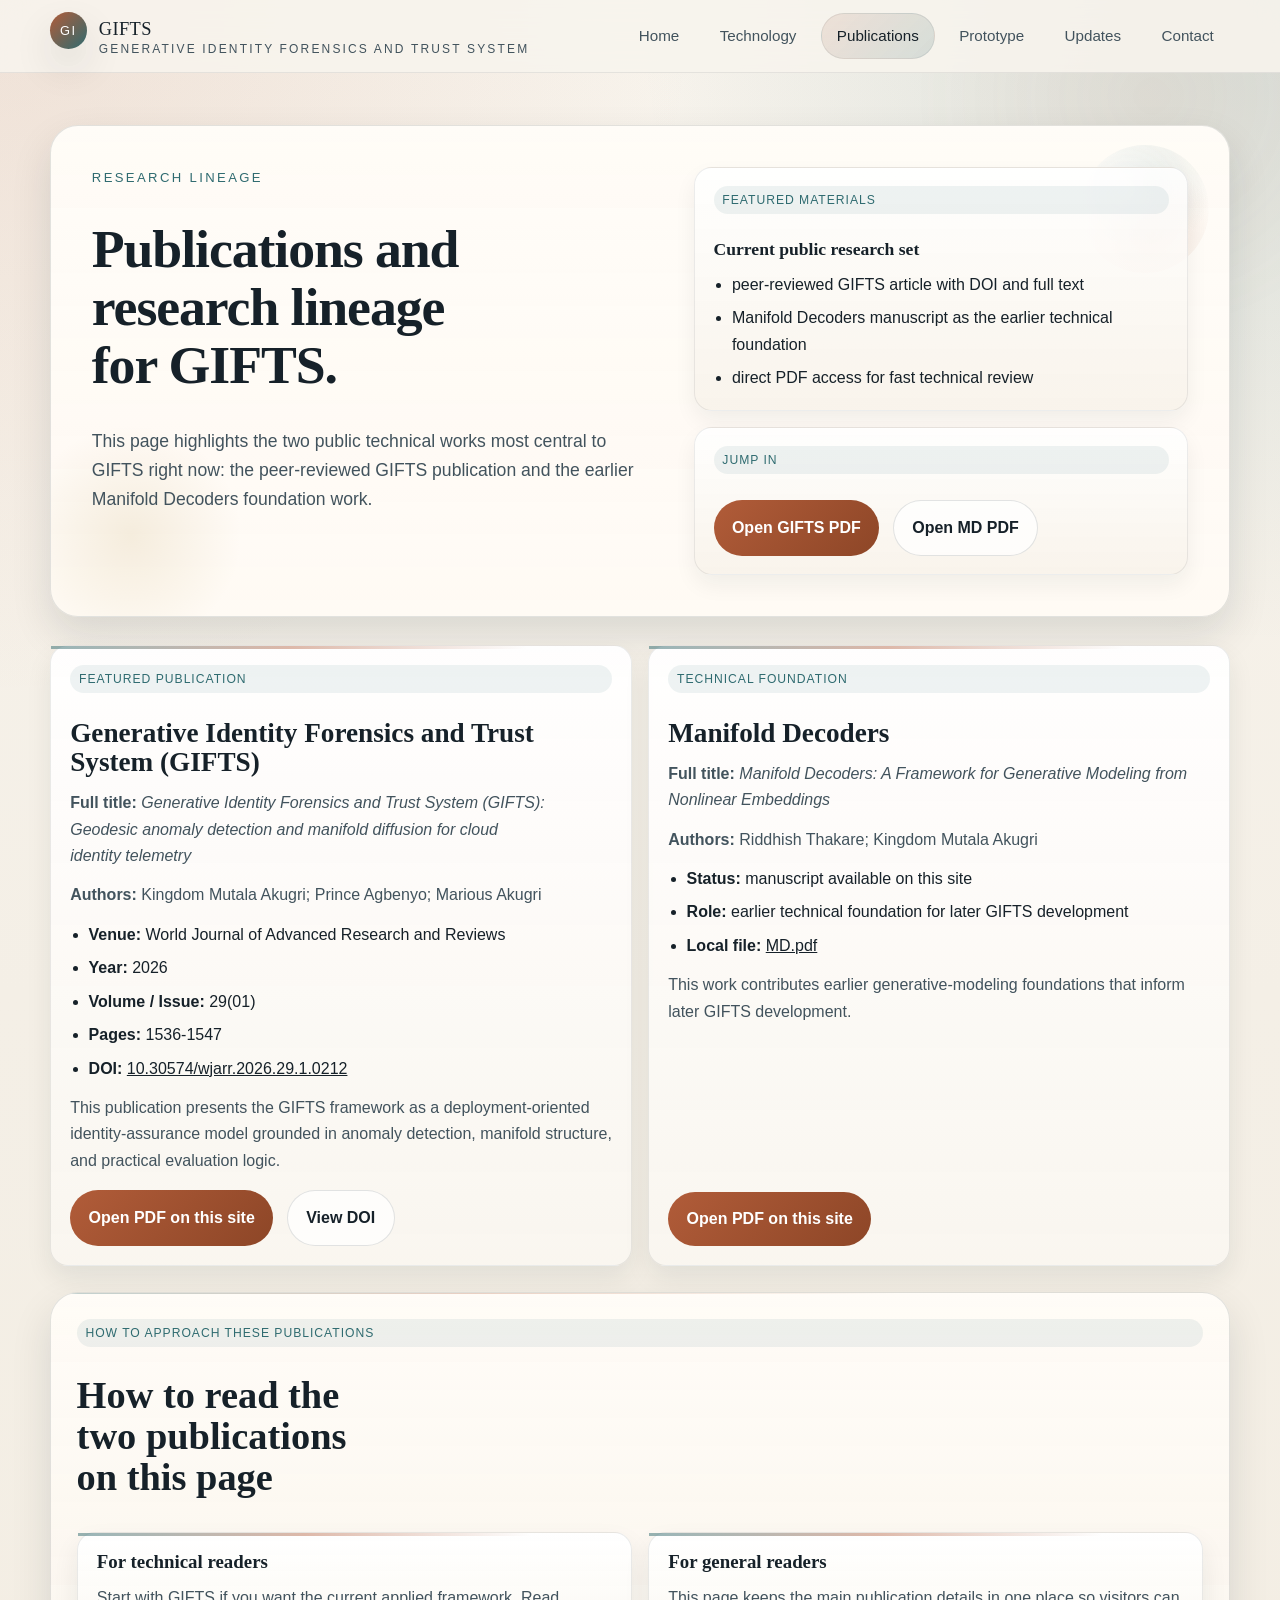
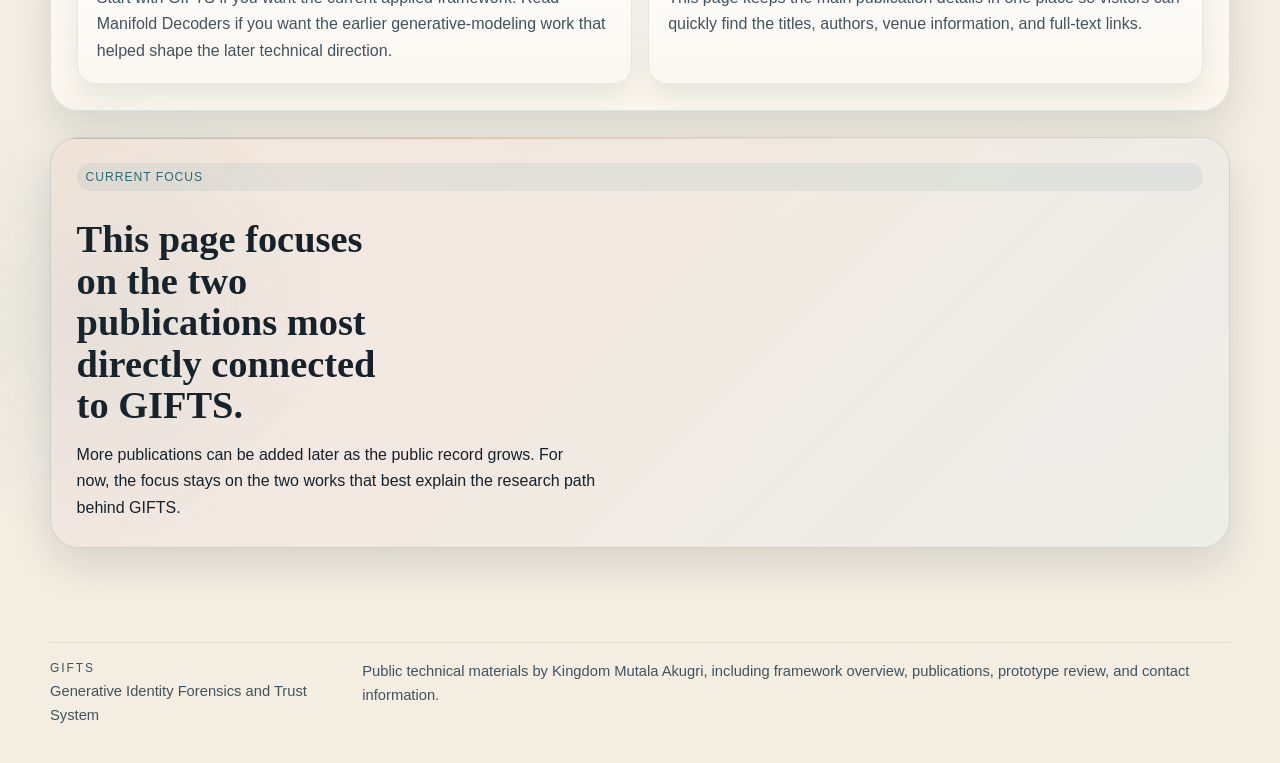
<file: publications.html>
<!doctype html>
<html lang="en">
  <head>
    <meta charset="utf-8">
    <meta name="viewport" content="width=device-width, initial-scale=1">
    <title>GIFTS Publications | Research Lineage</title>
    <meta name="author" content="Kingdom Mutala Akugri">
    <meta name="theme-color" content="#f4efe6">
    <meta
      name="description"
      content="Publication record for GIFTS and related technical foundation work, including the peer-reviewed GIFTS article and the Manifold Decoders research foundation."
    >
    <link rel="canonical" href="https://kakugri.dev/gifts-site/publications.html">
    <meta property="og:title" content="GIFTS Publications | Research Lineage">
    <meta
      property="og:description"
      content="Publication record for GIFTS and related technical foundation work, including the peer-reviewed GIFTS article and the Manifold Decoders research foundation."
    >
    <meta property="og:type" content="website">
    <meta property="og:url" content="https://kakugri.dev/gifts-site/publications.html">
    <meta property="og:site_name" content="GIFTS">
    <meta name="twitter:card" content="summary">
    <meta name="twitter:title" content="GIFTS Publications | Research Lineage">
    <meta
      name="twitter:description"
      content="Publication record for GIFTS and related technical foundation work, including the peer-reviewed GIFTS article and the Manifold Decoders research foundation."
    >
    <link rel="icon" href="favicon.svg" sizes="any" type="image/svg+xml">
    <meta property="og:image" content="https://kakugri.dev/gifts-site/assets/gifts-social-card.svg">
    <meta property="og:image:type" content="image/svg+xml">
    <meta property="og:image:width" content="1200">
    <meta property="og:image:height" content="630">
    <meta property="og:image:alt" content="GIFTS public site share card">
    <meta name="twitter:image" content="https://kakugri.dev/gifts-site/assets/gifts-social-card.svg">
    <meta name="twitter:image:alt" content="GIFTS public site share card">
    <!-- Google tag (gtag.js) -->
    <script async src="https://www.googletagmanager.com/gtag/js?id=G-NG362113J4"></script>
    <script>
      window.dataLayer = window.dataLayer || [];
      function gtag() { dataLayer.push(arguments); }
      gtag('js', new Date());
      gtag('config', 'G-NG362113J4');
    </script>
    <link rel="stylesheet" href="styles.css">
  </head>
  <body>
    <div class="site-shell">
      <header class="topbar">
        <div class="wrap topbar-inner">
          <a class="brand" href="./">
            <span class="brand-mark">GI</span>
            <span class="brand-copy">
              <span class="brand-title">GIFTS</span>
              <span class="brand-subtitle">Generative Identity Forensics and Trust System</span>
            </span>
          </a>
          <nav class="nav" aria-label="Primary">
            <a href="./">Home</a>
            <a href="technology.html">Technology</a>
            <a aria-current="page" href="publications.html">Publications</a>
            <a href="prototype.html">Prototype</a>
            <a href="updates.html">Updates</a>
            <a href="contact.html">Contact</a>
          </nav>
        </div>
      </header>

      <main>
        <div class="wrap">
          <section class="page-hero">
            <div class="page-hero-content">
              <span class="eyebrow">Research lineage</span>
              <h1>Publications and research lineage for GIFTS.</h1>
              <p class="lead">
                This page highlights the two public technical works most central to GIFTS right
                now: the peer-reviewed GIFTS publication and the earlier Manifold Decoders
                foundation work.
              </p>
            </div>
            <aside class="page-hero-aside">
              <article class="hero-summary">
                <span class="label">Featured materials</span>
                <h3>Current public research set</h3>
                <ul class="stack-list">
                  <li>peer-reviewed GIFTS article with DOI and full text</li>
                  <li>Manifold Decoders manuscript as the earlier technical foundation</li>
                  <li>direct PDF access for fast technical review</li>
                </ul>
              </article>
              <article class="hero-summary">
                <span class="label">Jump in</span>
                <div class="button-row">
                  <a class="button" href="assets/WJARR-2026-0212.pdf">Open GIFTS PDF</a>
                  <a class="button-alt" href="assets/MD.pdf">Open MD PDF</a>
                </div>
              </article>
            </aside>
          </section>

          <section class="publication-grid">
            <article class="publication-card">
              <span class="label">Featured publication</span>
              <h2 style="font-size: 1.7rem;">Generative Identity Forensics and Trust System (GIFTS)</h2>
              <p>
                <strong>Full title:</strong> <em>Generative Identity Forensics and Trust System
                (GIFTS): Geodesic anomaly detection and manifold diffusion for cloud identity
                telemetry</em>
              </p>
              <p>
                <strong>Authors:</strong> Kingdom Mutala Akugri; Prince Agbenyo; Marious Akugri
              </p>
              <ul class="stack-list">
                <li><strong>Venue:</strong> World Journal of Advanced Research and Reviews</li>
                <li><strong>Year:</strong> 2026</li>
                <li><strong>Volume / Issue:</strong> 29(01)</li>
                <li><strong>Pages:</strong> 1536-1547</li>
                <li><strong>DOI:</strong> <a href="https://doi.org/10.30574/wjarr.2026.29.1.0212">10.30574/wjarr.2026.29.1.0212</a></li>
              </ul>
              <p>
                This publication presents the GIFTS framework as a deployment-oriented
                identity-assurance model grounded in anomaly detection, manifold structure, and
                practical evaluation logic.
              </p>
              <div class="button-row">
                <a class="button" href="assets/WJARR-2026-0212.pdf">Open PDF on this site</a>
                <a class="button-alt" href="https://doi.org/10.30574/wjarr.2026.29.1.0212">View DOI</a>
              </div>
            </article>

            <article class="publication-card">
              <span class="label">Technical foundation</span>
              <h2 style="font-size: 1.7rem;">Manifold Decoders</h2>
              <p>
                <strong>Full title:</strong> <em>Manifold Decoders: A Framework for Generative
                Modeling from Nonlinear Embeddings</em>
              </p>
              <p>
                <strong>Authors:</strong> Riddhish Thakare; Kingdom Mutala Akugri
              </p>
              <ul class="stack-list">
                <li><strong>Status:</strong> manuscript available on this site</li>
                <li><strong>Role:</strong> earlier technical foundation for later GIFTS development</li>
                <li><strong>Local file:</strong> <a href="assets/MD.pdf">MD.pdf</a></li>
              </ul>
              <p>
                This work contributes earlier generative-modeling foundations that inform later
                GIFTS development.
              </p>
              <div class="button-row">
                <a class="button" href="assets/MD.pdf">Open PDF on this site</a>
              </div>
            </article>
          </section>

          <section class="section section-card">
            <span class="label">How to approach these publications</span>
            <h2>How to read the two publications on this page</h2>
            <div class="card-grid" style="margin-top: 1.1rem;">
              <article class="grid-card wide">
                <h3>For technical readers</h3>
                <p>
                  Start with GIFTS if you want the current applied framework. Read Manifold
                  Decoders if you want the earlier generative-modeling work that helped shape the
                  later technical direction.
                </p>
              </article>
              <article class="grid-card wide">
                <h3>For general readers</h3>
                <p>
                  This page keeps the main publication details in one place so visitors can quickly
                  find the titles, authors, venue information, and full-text links.
                </p>
              </article>
            </div>
          </section>

          <section class="section band">
            <span class="label">Current focus</span>
            <h2>This page focuses on the two publications most directly connected to GIFTS.</h2>
            <p>
              More publications can be added later as the public record grows. For now, the focus
              stays on the two works that best explain the research path behind GIFTS.
            </p>
          </section>
        </div>
      </main>

      <footer class="footer">
        <div class="wrap footer-inner">
          <div>
            <div class="small-caps">GIFTS</div>
            <div>Generative Identity Forensics and Trust System</div>
          </div>
          <div class="fine-print">
            Public technical materials by Kingdom Mutala Akugri, including framework overview,
            publications, prototype review, and contact information.
          </div>
        </div>
      </footer>
    </div>
  </body>
</html>
</file>
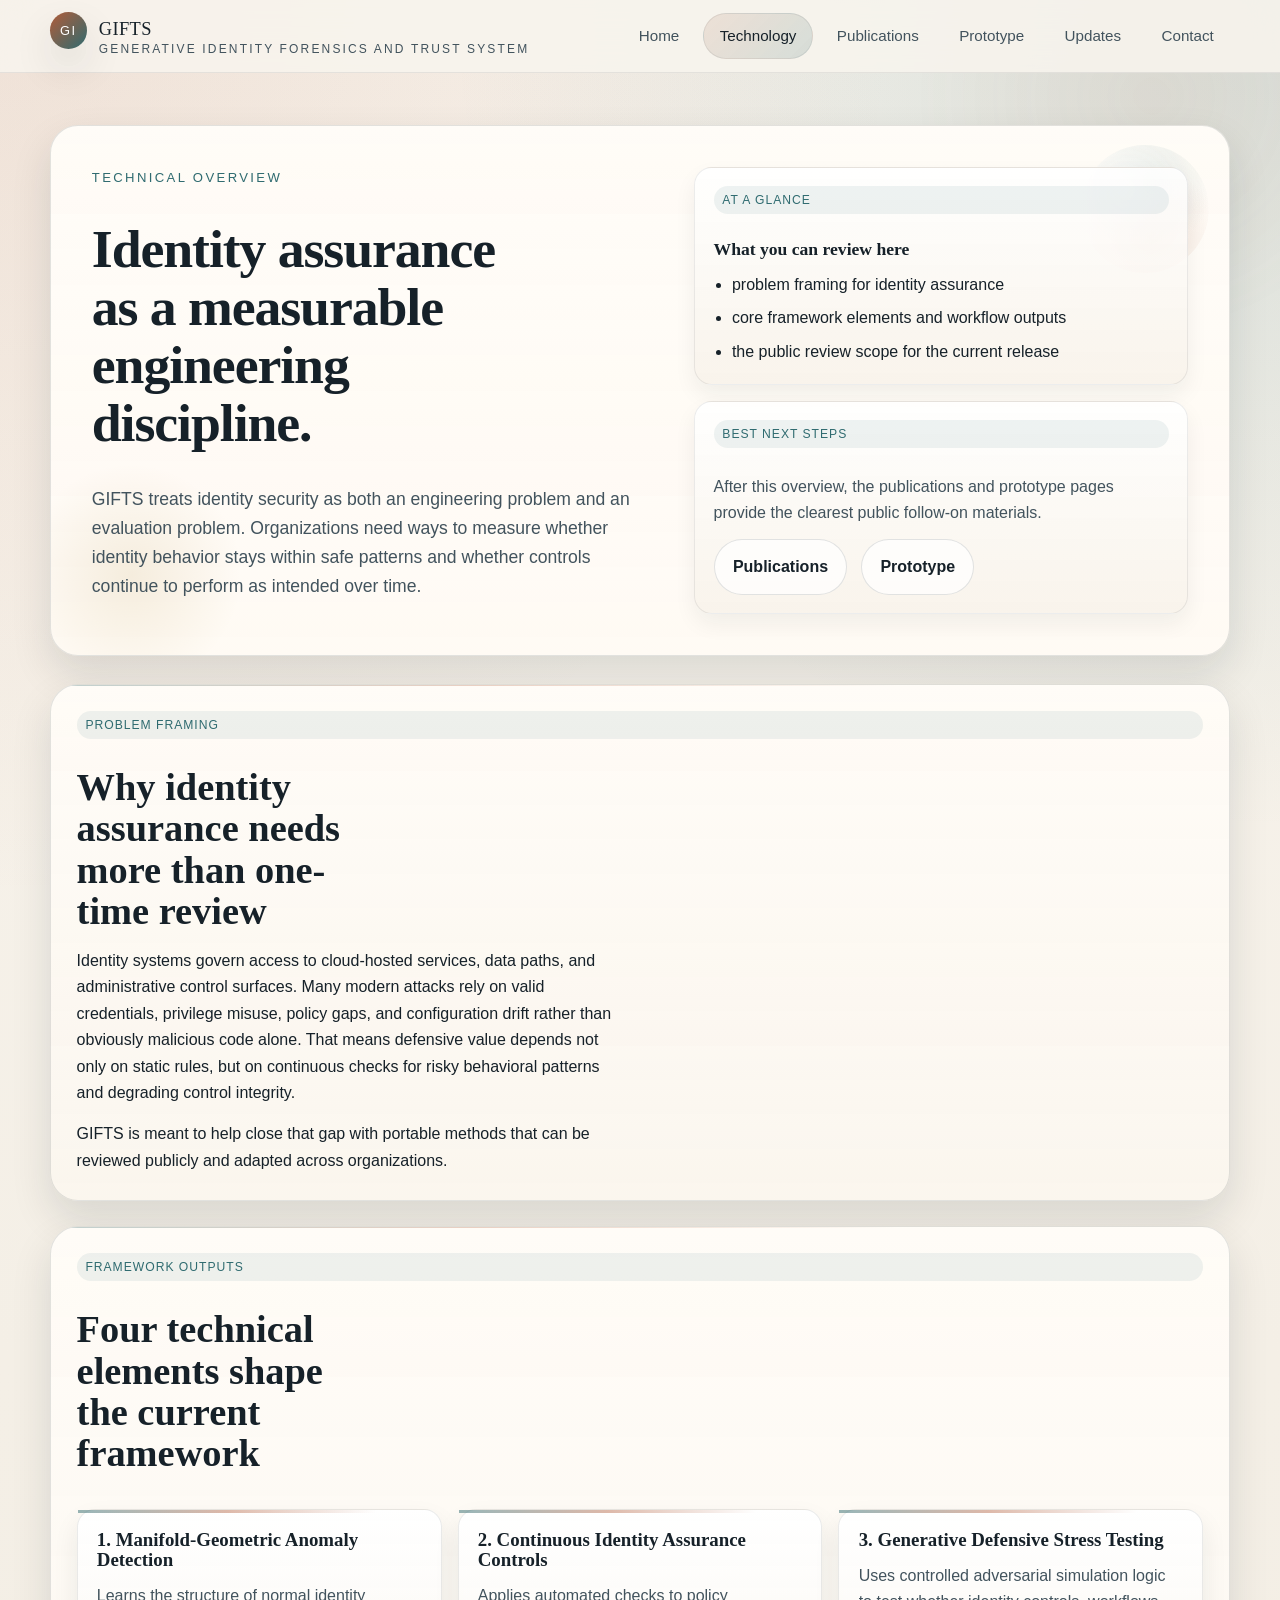
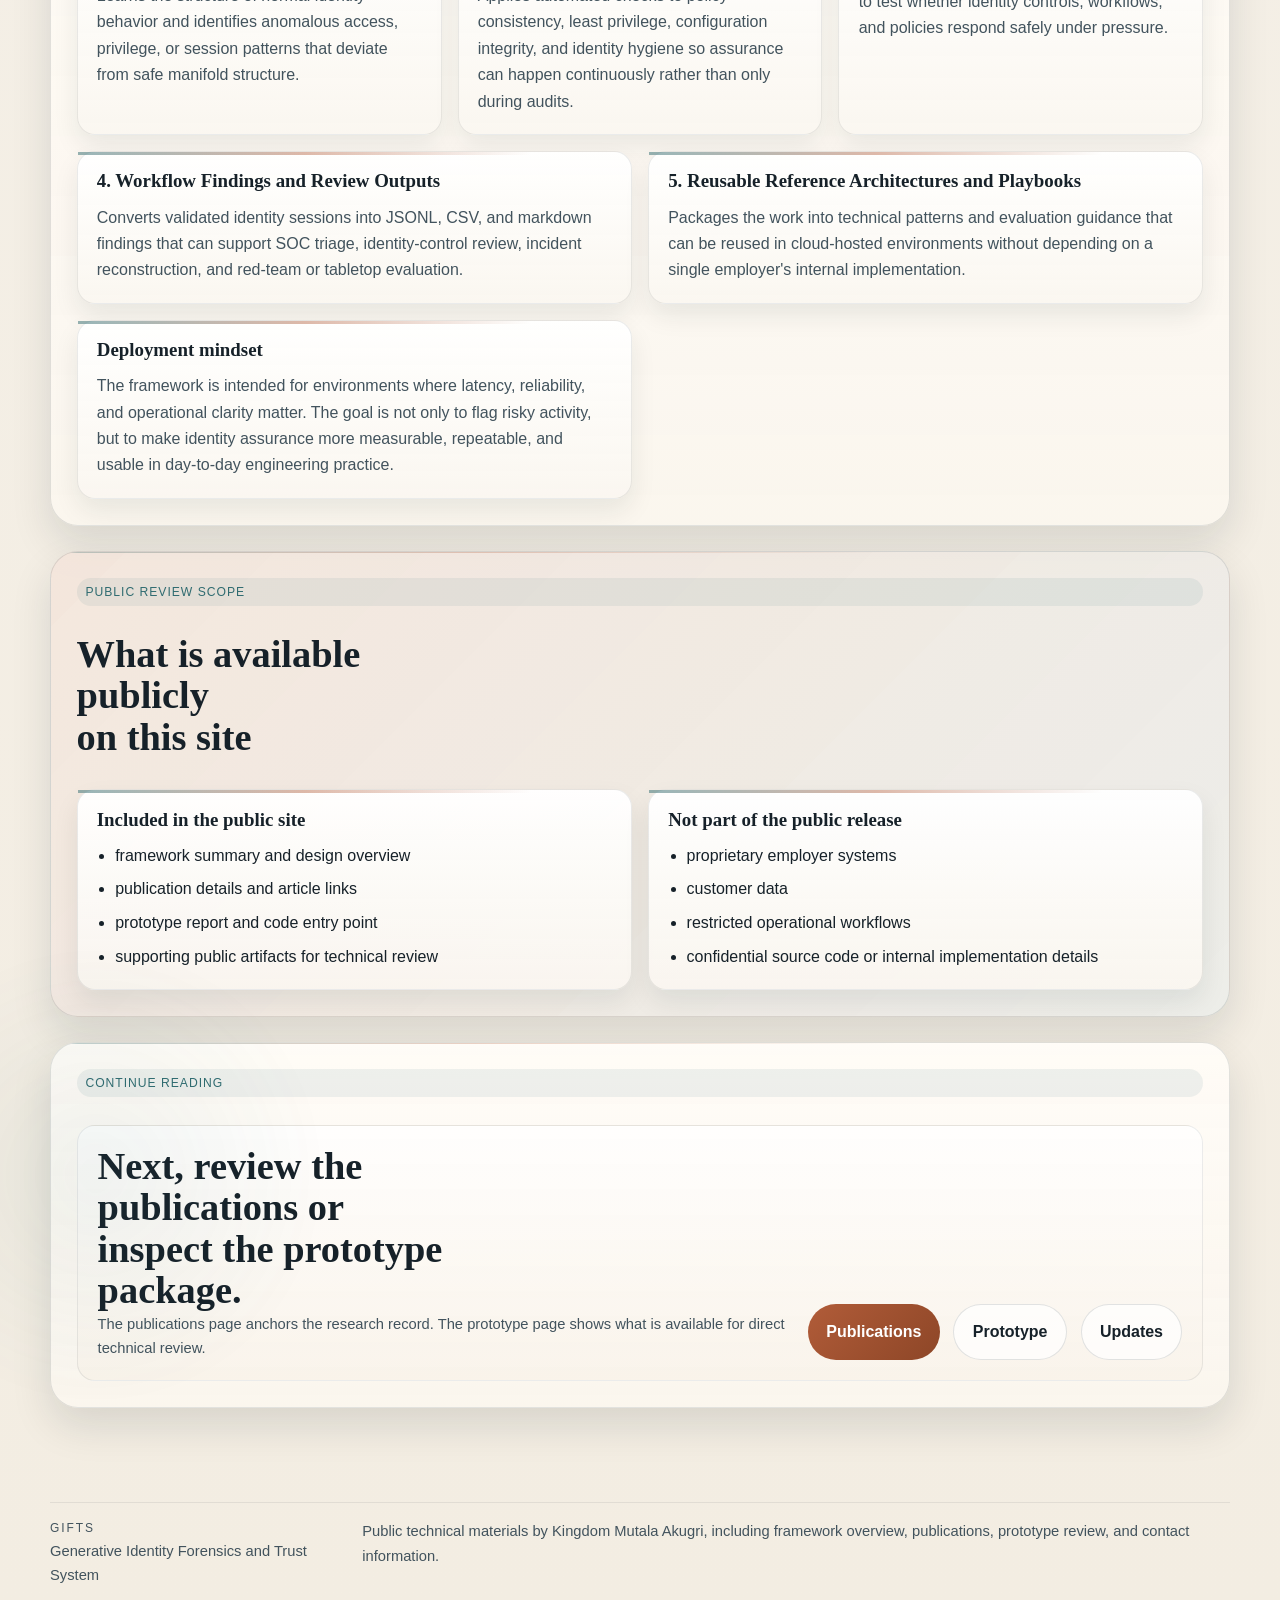
<file: technology.html>
<!doctype html>
<html lang="en">
  <head>
    <meta charset="utf-8">
    <meta name="viewport" content="width=device-width, initial-scale=1">
    <title>GIFTS Technology | Identity Assurance Framework</title>
    <meta name="author" content="Kingdom Mutala Akugri">
    <meta name="theme-color" content="#f4efe6">
    <meta
      name="description"
      content="Technical overview of the GIFTS framework, including anomaly detection, continuous assurance controls, defensive stress testing, and the public materials available for review."
    >
    <link rel="canonical" href="https://kakugri.dev/gifts-site/technology.html">
    <meta property="og:title" content="GIFTS Technology | Identity Assurance Framework">
    <meta
      property="og:description"
      content="Technical overview of the GIFTS framework, including anomaly detection, continuous assurance controls, defensive stress testing, and the public materials available for review."
    >
    <meta property="og:type" content="website">
    <meta property="og:url" content="https://kakugri.dev/gifts-site/technology.html">
    <meta property="og:site_name" content="GIFTS">
    <meta name="twitter:card" content="summary">
    <meta name="twitter:title" content="GIFTS Technology | Identity Assurance Framework">
    <meta
      name="twitter:description"
      content="Technical overview of the GIFTS framework, including anomaly detection, continuous assurance controls, defensive stress testing, and the public materials available for review."
    >
    <link rel="icon" href="favicon.svg" sizes="any" type="image/svg+xml">
    <meta property="og:image" content="https://kakugri.dev/gifts-site/assets/gifts-social-card.svg">
    <meta property="og:image:type" content="image/svg+xml">
    <meta property="og:image:width" content="1200">
    <meta property="og:image:height" content="630">
    <meta property="og:image:alt" content="GIFTS public site share card">
    <meta name="twitter:image" content="https://kakugri.dev/gifts-site/assets/gifts-social-card.svg">
    <meta name="twitter:image:alt" content="GIFTS public site share card">
    <!-- Google tag (gtag.js) -->
    <script async src="https://www.googletagmanager.com/gtag/js?id=G-NG362113J4"></script>
    <script>
      window.dataLayer = window.dataLayer || [];
      function gtag() { dataLayer.push(arguments); }
      gtag('js', new Date());
      gtag('config', 'G-NG362113J4');
    </script>
    <link rel="stylesheet" href="styles.css">
  </head>
  <body>
    <div class="site-shell">
      <header class="topbar">
        <div class="wrap topbar-inner">
          <a class="brand" href="./">
            <span class="brand-mark">GI</span>
            <span class="brand-copy">
              <span class="brand-title">GIFTS</span>
              <span class="brand-subtitle">Generative Identity Forensics and Trust System</span>
            </span>
          </a>
          <nav class="nav" aria-label="Primary">
            <a href="./">Home</a>
            <a aria-current="page" href="technology.html">Technology</a>
            <a href="publications.html">Publications</a>
            <a href="prototype.html">Prototype</a>
            <a href="updates.html">Updates</a>
            <a href="contact.html">Contact</a>
          </nav>
        </div>
      </header>

      <main>
        <div class="wrap">
          <section class="page-hero">
            <div class="page-hero-content">
              <span class="eyebrow">Technical overview</span>
              <h1>Identity assurance as a measurable engineering discipline.</h1>
              <p class="lead">
                GIFTS treats identity security as both an engineering problem and an evaluation
                problem. Organizations need ways to measure whether identity behavior stays within
                safe patterns and whether controls continue to perform as intended over time.
              </p>
            </div>
            <aside class="page-hero-aside">
              <article class="hero-summary">
                <span class="label">At a glance</span>
                <h3>What you can review here</h3>
                <ul class="stack-list">
                  <li>problem framing for identity assurance</li>
                  <li>core framework elements and workflow outputs</li>
                  <li>the public review scope for the current release</li>
                </ul>
              </article>
              <article class="hero-summary">
                <span class="label">Best next steps</span>
                <p>After this overview, the publications and prototype pages provide the clearest public follow-on materials.</p>
                <div class="button-row">
                  <a class="button-alt" href="publications.html">Publications</a>
                  <a class="button-alt" href="prototype.html">Prototype</a>
                </div>
              </article>
            </aside>
          </section>

          <section class="section section-card">
            <span class="label">Problem framing</span>
            <h2>Why identity assurance needs more than one-time review</h2>
            <p>
              Identity systems govern access to cloud-hosted services, data paths, and
              administrative control surfaces. Many modern attacks rely on valid credentials,
              privilege misuse, policy gaps, and configuration drift rather than obviously
              malicious code alone. That means defensive value depends not only on static rules,
              but on continuous checks for risky behavioral patterns and degrading control
              integrity.
            </p>
            <p>
              GIFTS is meant to help close that gap with portable methods that can be reviewed
              publicly and adapted across organizations.
            </p>
          </section>

          <section class="section section-card">
            <span class="label">Framework outputs</span>
            <h2>Four technical elements shape the current framework</h2>
            <div class="card-grid" style="margin-top: 1.2rem;">
              <article class="grid-card">
                <h3>1. Manifold-Geometric Anomaly Detection</h3>
                <p>
                  Learns the structure of normal identity behavior and identifies anomalous access,
                  privilege, or session patterns that deviate from safe manifold structure.
                </p>
              </article>
              <article class="grid-card">
                <h3>2. Continuous Identity Assurance Controls</h3>
                <p>
                  Applies automated checks to policy consistency, least privilege, configuration
                  integrity, and identity hygiene so assurance can happen continuously rather than
                  only during audits.
                </p>
              </article>
              <article class="grid-card">
                <h3>3. Generative Defensive Stress Testing</h3>
                <p>
                  Uses controlled adversarial simulation logic to test whether identity controls,
                  workflows, and policies respond safely under pressure.
                </p>
              </article>
              <article class="grid-card wide">
                <h3>4. Workflow Findings and Review Outputs</h3>
                <p>
                  Converts validated identity sessions into JSONL, CSV, and markdown findings that
                  can support SOC triage, identity-control review, incident reconstruction, and
                  red-team or tabletop evaluation.
                </p>
              </article>
              <article class="grid-card wide">
                <h3>5. Reusable Reference Architectures and Playbooks</h3>
                <p>
                  Packages the work into technical patterns and evaluation guidance that can be
                  reused in cloud-hosted environments without depending on a single employer's
                  internal implementation.
                </p>
              </article>
              <article class="grid-card wide">
                <h3>Deployment mindset</h3>
                <p>
                  The framework is intended for environments where latency, reliability, and
                  operational clarity matter. The goal is not only to flag risky activity, but to
                  make identity assurance more measurable, repeatable, and usable in day-to-day
                  engineering practice.
                </p>
              </article>
            </div>
          </section>

          <section class="section band">
            <span class="label">Public review scope</span>
            <h2>What is available publicly on this site</h2>
            <div class="card-grid" style="margin-top: 1rem;">
              <article class="grid-card wide">
                <h3>Included in the public site</h3>
                <ul class="stack-list">
                  <li>framework summary and design overview</li>
                  <li>publication details and article links</li>
                  <li>prototype report and code entry point</li>
                  <li>supporting public artifacts for technical review</li>
                </ul>
              </article>
              <article class="grid-card wide">
                <h3>Not part of the public release</h3>
                <ul class="stack-list">
                  <li>proprietary employer systems</li>
                  <li>customer data</li>
                  <li>restricted operational workflows</li>
                  <li>confidential source code or internal implementation details</li>
                </ul>
              </article>
            </div>
          </section>

          <section class="section section-card">
            <span class="label">Continue reading</span>
            <div class="cta-strip">
              <div>
                <h2>Next, review the publications or inspect the prototype package.</h2>
                <p class="fine-print">
                  The publications page anchors the research record. The prototype page shows what
                  is available for direct technical review.
                </p>
              </div>
              <div class="button-row">
                <a class="button" href="publications.html">Publications</a>
                <a class="button-alt" href="prototype.html">Prototype</a>
                <a class="button-alt" href="updates.html">Updates</a>
              </div>
            </div>
          </section>
        </div>
      </main>

      <footer class="footer">
        <div class="wrap footer-inner">
          <div>
            <div class="small-caps">GIFTS</div>
            <div>Generative Identity Forensics and Trust System</div>
          </div>
          <div class="fine-print">
            Public technical materials by Kingdom Mutala Akugri, including framework overview,
            publications, prototype review, and contact information.
          </div>
        </div>
      </footer>
    </div>
  </body>
</html>
</file>
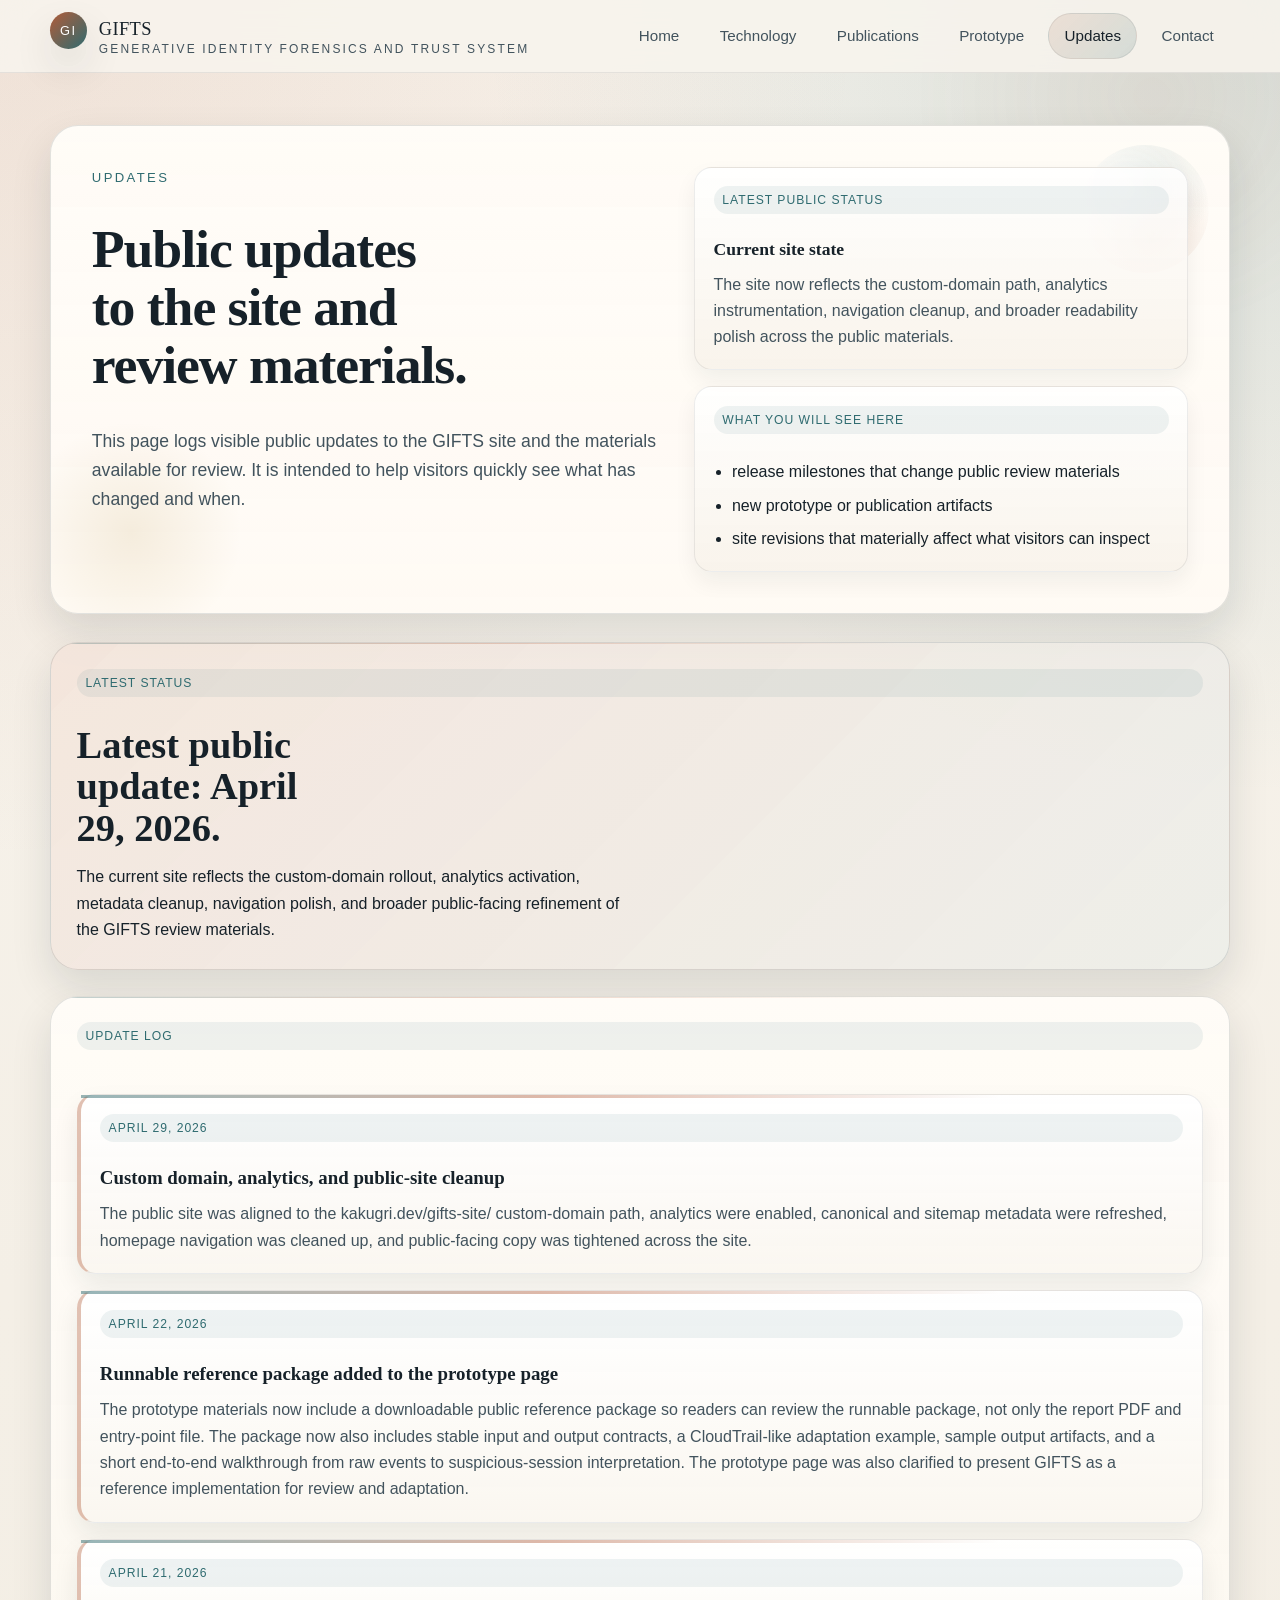
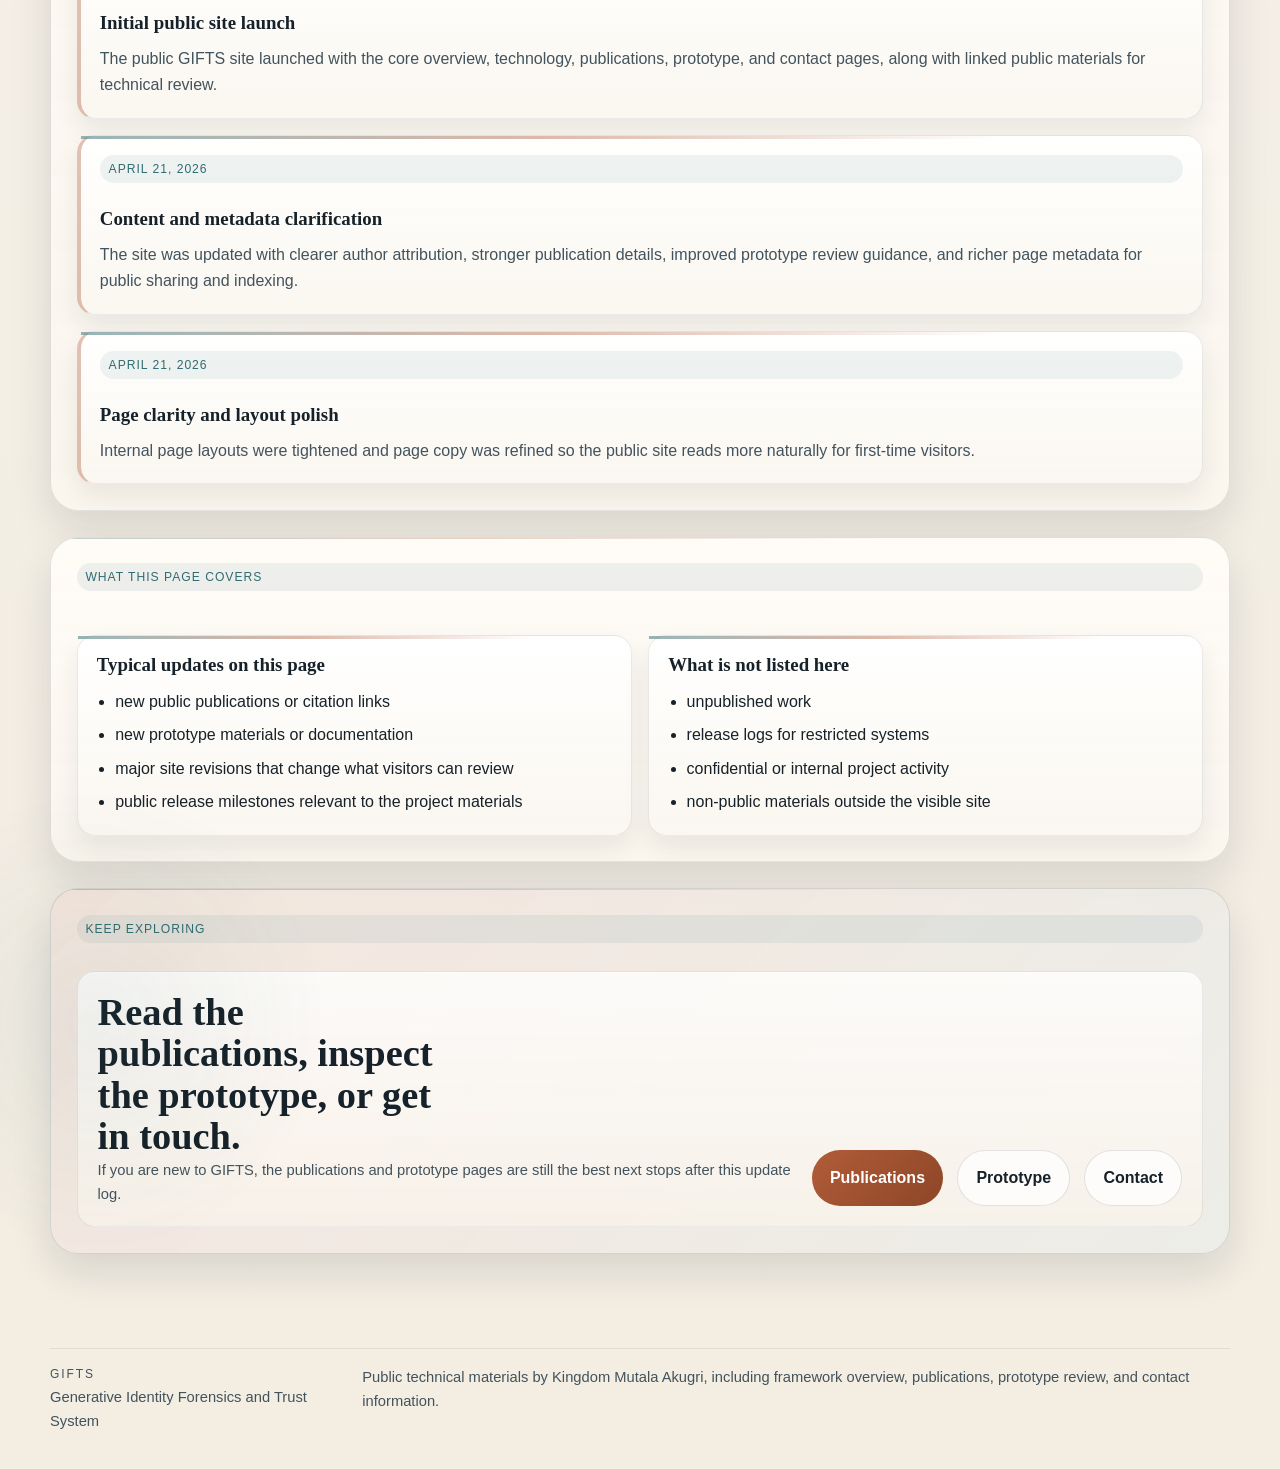
<file: updates.html>
<!doctype html>
<html lang="en">
  <head>
    <meta charset="utf-8">
    <meta name="viewport" content="width=device-width, initial-scale=1">
    <title>GIFTS Updates | Public Site Notes</title>
    <meta name="author" content="Kingdom Mutala Akugri">
    <meta name="theme-color" content="#f4efe6">
    <meta
      name="description"
      content="Public updates for the GIFTS site, including launch notes and changes to the materials available for review."
    >
    <link rel="canonical" href="https://kakugri.dev/gifts-site/updates.html">
    <meta property="og:title" content="GIFTS Updates | Public Site Notes">
    <meta
      property="og:description"
      content="Public updates for the GIFTS site, including launch notes and changes to the materials available for review."
    >
    <meta property="og:type" content="website">
    <meta property="og:url" content="https://kakugri.dev/gifts-site/updates.html">
    <meta property="og:site_name" content="GIFTS">
    <meta name="twitter:card" content="summary">
    <meta name="twitter:title" content="GIFTS Updates | Public Site Notes">
    <meta
      name="twitter:description"
      content="Public updates for the GIFTS site, including launch notes and changes to the materials available for review."
    >
    <link rel="icon" href="favicon.svg" sizes="any" type="image/svg+xml">
    <meta property="og:image" content="https://kakugri.dev/gifts-site/assets/gifts-social-card.svg">
    <meta property="og:image:type" content="image/svg+xml">
    <meta property="og:image:width" content="1200">
    <meta property="og:image:height" content="630">
    <meta property="og:image:alt" content="GIFTS public site share card">
    <meta name="twitter:image" content="https://kakugri.dev/gifts-site/assets/gifts-social-card.svg">
    <meta name="twitter:image:alt" content="GIFTS public site share card">
    <!-- Google tag (gtag.js) -->
    <script async src="https://www.googletagmanager.com/gtag/js?id=G-NG362113J4"></script>
    <script>
      window.dataLayer = window.dataLayer || [];
      function gtag() { dataLayer.push(arguments); }
      gtag('js', new Date());
      gtag('config', 'G-NG362113J4');
    </script>
    <link rel="stylesheet" href="styles.css">
  </head>
  <body>
    <div class="site-shell">
      <header class="topbar">
        <div class="wrap topbar-inner">
          <a class="brand" href="./">
            <span class="brand-mark">GI</span>
            <span class="brand-copy">
              <span class="brand-title">GIFTS</span>
              <span class="brand-subtitle">Generative Identity Forensics and Trust System</span>
            </span>
          </a>
          <nav class="nav" aria-label="Primary">
            <a href="./">Home</a>
            <a href="technology.html">Technology</a>
            <a href="publications.html">Publications</a>
            <a href="prototype.html">Prototype</a>
            <a aria-current="page" href="updates.html">Updates</a>
            <a href="contact.html">Contact</a>
          </nav>
        </div>
      </header>

      <main>
        <div class="wrap">
          <section class="page-hero">
            <div class="page-hero-content">
              <span class="eyebrow">Updates</span>
              <h1>Public updates to the site and review materials.</h1>
              <p class="lead">
                This page logs visible public updates to the GIFTS site and the materials
                available for review. It is intended to help visitors quickly see what has changed
                and when.
              </p>
            </div>
            <aside class="page-hero-aside">
              <article class="hero-summary">
                <span class="label">Latest public status</span>
                <h3>Current site state</h3>
                <p>The site now reflects the custom-domain path, analytics instrumentation, navigation cleanup, and broader readability polish across the public materials.</p>
              </article>
              <article class="hero-summary">
                <span class="label">What you will see here</span>
                <ul class="stack-list">
                  <li>release milestones that change public review materials</li>
                  <li>new prototype or publication artifacts</li>
                  <li>site revisions that materially affect what visitors can inspect</li>
                </ul>
              </article>
            </aside>
          </section>

          <section class="section band">
            <span class="label">Latest status</span>
            <h2>Latest public update: April 29, 2026.</h2>
            <p>
              The current site reflects the custom-domain rollout, analytics activation, metadata
              cleanup, navigation polish, and broader public-facing refinement of the GIFTS review
              materials.
            </p>
          </section>

          <section class="section section-card">
            <span class="label">Update log</span>
            <div class="timeline" style="margin-top: 1rem;">
              <article class="timeline-card">
                <span class="label">April 29, 2026</span>
                <h3>Custom domain, analytics, and public-site cleanup</h3>
                <p>
                  The public site was aligned to the kakugri.dev/gifts-site/ custom-domain path,
                  analytics were enabled, canonical and sitemap metadata were refreshed, homepage
                  navigation was cleaned up, and public-facing copy was tightened across the site.
                </p>
              </article>

              <article class="timeline-card">
                <span class="label">April 22, 2026</span>
                <h3>Runnable reference package added to the prototype page</h3>
                <p>
                  The prototype materials now include a downloadable public reference package so
                  readers can review the runnable package, not only the report PDF and entry-point
                  file. The package now also includes stable input and output contracts, a
                  CloudTrail-like adaptation example, sample output artifacts, and a short
                  end-to-end walkthrough from raw events to suspicious-session interpretation. The
                  prototype page was also clarified to present GIFTS as a reference implementation
                  for review and adaptation.
                </p>
              </article>

              <article class="timeline-card">
                <span class="label">April 21, 2026</span>
                <h3>Initial public site launch</h3>
                <p>
                  The public GIFTS site launched with the core overview, technology,
                  publications, prototype, and contact pages, along with linked public materials
                  for technical review.
                </p>
              </article>

              <article class="timeline-card">
                <span class="label">April 21, 2026</span>
                <h3>Content and metadata clarification</h3>
                <p>
                  The site was updated with clearer author attribution, stronger publication
                  details, improved prototype review guidance, and richer page metadata for public
                  sharing and indexing.
                </p>
              </article>

              <article class="timeline-card">
                <span class="label">April 21, 2026</span>
                <h3>Page clarity and layout polish</h3>
                <p>
                  Internal page layouts were tightened and page copy was refined so the public site
                  reads more naturally for first-time visitors.
                </p>
              </article>
            </div>
          </section>

          <section class="section section-card">
            <span class="label">What this page covers</span>
            <div class="card-grid" style="margin-top: 1rem;">
              <article class="grid-card wide">
                <h3>Typical updates on this page</h3>
                <ul class="stack-list">
                  <li>new public publications or citation links</li>
                  <li>new prototype materials or documentation</li>
                  <li>major site revisions that change what visitors can review</li>
                  <li>public release milestones relevant to the project materials</li>
                </ul>
              </article>
              <article class="grid-card wide">
                <h3>What is not listed here</h3>
                <ul class="stack-list">
                  <li>unpublished work</li>
                  <li>release logs for restricted systems</li>
                  <li>confidential or internal project activity</li>
                  <li>non-public materials outside the visible site</li>
                </ul>
              </article>
            </div>
          </section>

          <section class="section band">
            <span class="label">Keep exploring</span>
            <div class="cta-strip">
              <div>
                <h2>Read the publications, inspect the prototype, or get in touch.</h2>
                <p class="fine-print">
                  If you are new to GIFTS, the publications and prototype pages are still the best
                  next stops after this update log.
                </p>
              </div>
              <div class="button-row">
                <a class="button" href="publications.html">Publications</a>
                <a class="button-alt" href="prototype.html">Prototype</a>
                <a class="button-alt" href="contact.html">Contact</a>
              </div>
            </div>
          </section>
        </div>
      </main>

      <footer class="footer">
        <div class="wrap footer-inner">
          <div>
            <div class="small-caps">GIFTS</div>
            <div>Generative Identity Forensics and Trust System</div>
          </div>
          <div class="fine-print">Public technical materials by Kingdom Mutala Akugri, including framework overview, publications, prototype review, and contact information.</div>
        </div>
      </footer>
    </div>
  </body>
</html>
</file>
<file: styles.css>
:root {
  --paper: #f4efe6;
  --paper-strong: #fbf7f1;
  --ink: #162129;
  --ink-soft: #42535d;
  --accent: #b15c39;
  --accent-deep: #8d4627;
  --teal: #2f6b70;
  --gold: #b89447;
  --line: rgba(22, 33, 41, 0.12);
  --shadow: 0 18px 40px rgba(17, 34, 40, 0.12);
  --radius-lg: 28px;
  --radius-md: 18px;
  --radius-sm: 12px;
  --max: 1180px;
  --heading-font: "Iowan Old Style", "Palatino Linotype", "Book Antiqua", Palatino, serif;
  --body-font: "Gill Sans", "Trebuchet MS", Verdana, sans-serif;
}

* {
  box-sizing: border-box;
}

html {
  scroll-behavior: smooth;
}

body {
  margin: 0;
  font-family: var(--body-font);
  color: var(--ink);
  background:
    radial-gradient(circle at top left, rgba(177, 92, 57, 0.12), transparent 26%),
    radial-gradient(circle at top right, rgba(47, 107, 112, 0.16), transparent 24%),
    linear-gradient(180deg, #f8f4ed 0%, var(--paper) 42%, #f3ede2 100%);
  line-height: 1.65;
}

a {
  color: inherit;
}

img {
  max-width: 100%;
}

.site-shell {
  position: relative;
  overflow: hidden;
}

.site-shell::before,
.site-shell::after {
  content: "";
  position: absolute;
  inset: auto;
  width: 32rem;
  height: 32rem;
  border-radius: 50%;
  pointer-events: none;
  filter: blur(10px);
  opacity: 0.42;
}

.site-shell::before {
  top: -10rem;
  right: -8rem;
  background: radial-gradient(circle, rgba(177, 92, 57, 0.16) 0%, transparent 68%);
}

.site-shell::after {
  bottom: 12rem;
  left: -10rem;
  background: radial-gradient(circle, rgba(47, 107, 112, 0.16) 0%, transparent 66%);
}

.wrap {
  width: min(calc(100% - 2rem), var(--max));
  margin: 0 auto;
}

.topbar {
  position: sticky;
  top: 0;
  z-index: 40;
  backdrop-filter: blur(16px);
  background: rgba(248, 244, 237, 0.88);
  border-bottom: 1px solid rgba(22, 33, 41, 0.08);
}

.topbar-inner {
  display: flex;
  align-items: center;
  justify-content: space-between;
  gap: 1.25rem;
  min-height: 4.5rem;
}

.brand {
  text-decoration: none;
  display: inline-flex;
  align-items: baseline;
  gap: 0.75rem;
}

.brand-mark {
  display: inline-flex;
  align-items: center;
  justify-content: center;
  width: 2.3rem;
  height: 2.3rem;
  border-radius: 50%;
  background: linear-gradient(135deg, var(--accent), var(--teal));
  color: white;
  font-size: 0.8rem;
  letter-spacing: 0.12em;
  text-transform: uppercase;
  box-shadow: var(--shadow);
}

.brand-copy {
  display: grid;
  gap: 0.08rem;
}

.brand-title {
  font-family: var(--heading-font);
  font-size: 1.15rem;
  line-height: 1;
  letter-spacing: 0.02em;
}

.brand-subtitle {
  font-size: 0.75rem;
  text-transform: uppercase;
  letter-spacing: 0.18em;
  color: var(--ink-soft);
}

.nav {
  display: flex;
  flex-wrap: wrap;
  justify-content: flex-end;
  gap: 0.5rem;
}

.nav a {
  text-decoration: none;
  padding: 0.58rem 0.95rem;
  border-radius: 999px;
  color: var(--ink-soft);
  font-size: 0.95rem;
  border: 1px solid transparent;
  transition: 140ms ease;
}

.nav a:hover,
.nav a:focus-visible {
  border-color: rgba(22, 33, 41, 0.1);
  color: var(--ink);
  background: rgba(255, 255, 255, 0.55);
}

.nav a[aria-current="page"] {
  background: linear-gradient(135deg, rgba(177, 92, 57, 0.12), rgba(47, 107, 112, 0.16));
  color: var(--ink);
  border-color: rgba(22, 33, 41, 0.08);
}

main {
  padding: 3.25rem 0 4.5rem;
}

.hero,
.page-hero,
.section-card,
.band {
  position: relative;
  background: rgba(255, 252, 247, 0.88);
  border: 1px solid var(--line);
  box-shadow: var(--shadow);
}

.grid-card,
.timeline-card,
.contact-card,
.publication-card,
.prototype-card {
  position: relative;
  background:
    linear-gradient(180deg, rgba(255, 255, 255, 0.94), rgba(250, 246, 240, 0.9));
  border: 1px solid rgba(22, 33, 41, 0.09);
  box-shadow: 0 12px 26px rgba(17, 34, 40, 0.08);
}

.hero {
  display: grid;
  grid-template-columns: 1.2fr 0.8fr;
  gap: 2rem;
  padding: 2.6rem;
  border-radius: var(--radius-lg);
  overflow: hidden;
}

.hero::after,
.page-hero::after {
  content: "";
  position: absolute;
  inset: auto auto -2rem -2rem;
  width: 14rem;
  height: 14rem;
  border-radius: 50%;
  background: radial-gradient(circle, rgba(184, 148, 71, 0.14), transparent 70%);
  pointer-events: none;
}

.eyebrow {
  display: inline-block;
  font-size: 0.82rem;
  text-transform: uppercase;
  letter-spacing: 0.18em;
  color: var(--teal);
  margin-bottom: 1rem;
}

h1,
h2,
h3 {
  margin: 0;
  font-family: var(--heading-font);
  font-weight: 600;
  line-height: 1.08;
}

h1 {
  font-size: clamp(2.4rem, 5vw, 4.3rem);
  max-width: 13ch;
}

h2 {
  font-size: clamp(1.65rem, 3vw, 2.45rem);
}

h3 {
  font-size: 1.18rem;
}

.lead {
  font-size: 1.1rem;
  color: var(--ink-soft);
  max-width: 60ch;
}

.hero-actions,
.button-row {
  display: flex;
  flex-wrap: wrap;
  gap: 0.85rem;
  margin-top: 1.5rem;
}

.button,
.button-alt {
  display: inline-flex;
  align-items: center;
  justify-content: center;
  gap: 0.5rem;
  text-decoration: none;
  padding: 0.86rem 1.15rem;
  border-radius: 999px;
  font-weight: 600;
  transition: 140ms ease;
}

.button {
  background: linear-gradient(135deg, var(--accent), var(--accent-deep));
  color: white;
}

.button-alt {
  border: 1px solid rgba(22, 33, 41, 0.12);
  color: var(--ink);
  background: rgba(255, 255, 255, 0.72);
}

.button:hover,
.button:focus-visible,
.button-alt:hover,
.button-alt:focus-visible {
  transform: translateY(-1px);
}

.hero-aside {
  display: grid;
  gap: 1rem;
  align-content: start;
}

.metric-grid,
.card-grid,
.publication-grid,
.contact-grid {
  display: grid;
  gap: 1rem;
}

.metric-grid {
  grid-template-columns: repeat(2, minmax(0, 1fr));
}

.metric {
  padding: 1rem;
  border-radius: var(--radius-md);
  background: linear-gradient(180deg, rgba(47, 107, 112, 0.08), rgba(255, 255, 255, 0.72));
  border: 1px solid rgba(47, 107, 112, 0.14);
}

.metric strong {
  display: block;
  font-size: 1.5rem;
  font-family: var(--heading-font);
}

.metric span {
  color: var(--ink-soft);
  font-size: 0.92rem;
}

.page-hero {
  display: grid;
  grid-template-columns: minmax(0, 1.08fr) minmax(280px, 0.92fr);
  gap: 1.4rem;
  align-items: start;
  padding: clamp(1.85rem, 3.2vw, 2.55rem);
  border-radius: var(--radius-lg);
  margin-bottom: 1.75rem;
  width: 100%;
  overflow: hidden;
  isolation: isolate;
  background:
    linear-gradient(180deg, rgba(255, 252, 247, 0.96), rgba(255, 250, 244, 0.9)),
    rgba(255, 252, 247, 0.88);
}

.page-hero::before {
  content: "";
  position: absolute;
  top: 1.2rem;
  right: 1.25rem;
  width: 8rem;
  height: 8rem;
  border-radius: 50%;
  background:
    radial-gradient(circle at 35% 35%, rgba(255, 255, 255, 0.66), rgba(255, 255, 255, 0.08) 48%, transparent 70%),
    radial-gradient(circle at 50% 30%, rgba(47, 107, 112, 0.16), transparent 62%),
    radial-gradient(circle at 55% 72%, rgba(177, 92, 57, 0.14), transparent 60%);
  pointer-events: none;
  z-index: 0;
  opacity: 0.95;
}

.page-hero h1 {
  max-width: 16ch;
  font-size: clamp(2.35rem, 4.2vw, 3.85rem);
  letter-spacing: -0.02em;
  text-wrap: balance;
}

.page-hero p {
  margin-bottom: 0;
}

.page-hero .lead {
  max-width: 58ch;
  text-wrap: pretty;
}

.page-hero-content,
.page-hero-aside {
  position: relative;
  z-index: 1;
}

.page-hero-content {
  display: grid;
  gap: 0.95rem;
  align-content: start;
}

.page-hero-aside {
  display: grid;
  gap: 1rem;
  align-content: start;
}

.hero-summary {
  display: grid;
  gap: 0.8rem;
  padding: 1.15rem;
  border-radius: var(--radius-md);
  background:
    linear-gradient(180deg, rgba(255, 255, 255, 0.84), rgba(248, 242, 234, 0.88));
  border: 1px solid rgba(22, 33, 41, 0.08);
  box-shadow:
    inset 0 1px 0 rgba(255, 255, 255, 0.46),
    0 10px 22px rgba(17, 34, 40, 0.06);
}

.hero-summary > * {
  margin: 0;
}

.hero-summary h3 {
  font-size: 1.1rem;
}

.hero-summary p {
  color: var(--ink-soft);
}

.section {
  margin-top: 1.6rem;
}

.section-card,
.band {
  display: grid;
  gap: 0.95rem;
  padding: 1.6rem;
  border-radius: var(--radius-lg);
  overflow: hidden;
  isolation: isolate;
}

.section-card {
  background:
    linear-gradient(180deg, rgba(255, 252, 247, 0.96), rgba(250, 245, 237, 0.9)),
    rgba(255, 252, 247, 0.88);
}

.section-card::before,
.band::before {
  content: "";
  position: absolute;
  inset: 0 auto auto 0;
  width: 100%;
  height: 1px;
  background: linear-gradient(90deg, rgba(47, 107, 112, 0.3), rgba(177, 92, 57, 0.28), transparent 72%);
  pointer-events: none;
}

.band {
  background:
    linear-gradient(135deg, rgba(177, 92, 57, 0.12), rgba(47, 107, 112, 0.08)),
    rgba(255, 252, 247, 0.82);
}

.section-card > *,
.band > * {
  position: relative;
  z-index: 1;
}

.section-card > :is(h2, p, .fine-print),
.band > :is(h2, p, .fine-print) {
  margin: 0;
}

.section-card > h2,
.band > h2 {
  max-width: 16ch;
  text-wrap: balance;
}

.section-card > p,
.band > p {
  max-width: 62ch;
  text-wrap: pretty;
}

.card-grid {
  grid-template-columns: repeat(12, minmax(0, 1fr));
}

.grid-card,
.publication-card,
.prototype-card,
.contact-card,
.timeline-card {
  display: flex;
  flex-direction: column;
  gap: 0.8rem;
  padding: 1.2rem;
  border-radius: var(--radius-md);
}

.grid-card::before,
.publication-card::before,
.prototype-card::before,
.contact-card::before,
.timeline-card::before {
  content: "";
  position: absolute;
  inset: 0 0 auto 0;
  height: 3px;
  background: linear-gradient(90deg, rgba(47, 107, 112, 0.62), rgba(177, 92, 57, 0.54), transparent 82%);
  opacity: 0.8;
}

.grid-card > *,
.publication-card > *,
.prototype-card > *,
.contact-card > *,
.timeline-card > * {
  margin: 0;
}

.grid-card p,
.publication-card p,
.prototype-card p,
.contact-card p,
.timeline-card p {
  color: var(--ink-soft);
  text-wrap: pretty;
}

.grid-card .button-row,
.publication-card .button-row,
.prototype-card .button-row,
.contact-card .button-row,
.timeline-card .button-row {
  margin-top: auto;
  padding-top: 0.2rem;
}

.grid-card {
  grid-column: span 4;
}

.grid-card.wide {
  grid-column: span 6;
}

.publication-grid {
  grid-template-columns: repeat(2, minmax(0, 1fr));
  align-items: stretch;
  margin-top: 1.3rem;
}

.contact-grid {
  grid-template-columns: repeat(3, minmax(0, 1fr));
  align-items: stretch;
  margin-top: 1.6rem;
}

.label {
  display: inline-block;
  padding: 0.25rem 0.55rem;
  border-radius: 999px;
  background: rgba(47, 107, 112, 0.08);
  color: var(--teal);
  font-size: 0.76rem;
  letter-spacing: 0.08em;
  text-transform: uppercase;
  margin-bottom: 0.8rem;
}

.inline-email {
  color: var(--accent-deep);
  font-weight: 600;
  text-decoration-thickness: 0.08em;
}

.inline-list,
.stack-list {
  margin: 0;
  padding-left: 1.15rem;
}

.stack-list li + li,
.inline-list li + li {
  margin-top: 0.45rem;
}

.timeline {
  display: grid;
  gap: 1rem;
}

.timeline-card {
  border-left: 4px solid rgba(177, 92, 57, 0.38);
}

.cta-strip {
  display: grid;
  grid-template-columns: 1fr auto;
  gap: 1rem;
  align-items: end;
  padding: 1.25rem;
  border-radius: var(--radius-md);
  background:
    linear-gradient(180deg, rgba(255, 255, 255, 0.78), rgba(248, 242, 233, 0.82));
  border: 1px solid rgba(22, 33, 41, 0.08);
  box-shadow: inset 0 1px 0 rgba(255, 255, 255, 0.48);
}

.cta-strip h2,
.cta-strip p {
  margin: 0;
}

.cta-strip h2 {
  max-width: 18ch;
}

.cta-strip .button-row {
  margin-top: 0;
  justify-content: flex-end;
}

.section-card .section-card {
  gap: 0.85rem;
  background:
    linear-gradient(180deg, rgba(255, 255, 255, 0.84), rgba(248, 242, 234, 0.88));
  box-shadow:
    inset 0 1px 0 rgba(255, 255, 255, 0.46),
    0 10px 22px rgba(17, 34, 40, 0.06);
}

.fine-print {
  color: var(--ink-soft);
  font-size: 0.92rem;
}

.footer {
  padding: 1.4rem 0 2.2rem;
  color: var(--ink-soft);
  font-size: 0.92rem;
}

.footer-inner {
  display: flex;
  justify-content: space-between;
  gap: 1rem;
  border-top: 1px solid rgba(22, 33, 41, 0.08);
  padding-top: 1rem;
}

.small-caps {
  text-transform: uppercase;
  letter-spacing: 0.16em;
  font-size: 0.75rem;
  color: var(--ink-soft);
}

@media (max-width: 960px) {
  .hero,
  .page-hero,
  .cta-strip,
  .publication-grid,
  .contact-grid {
    grid-template-columns: 1fr;
  }

  .metric-grid {
    grid-template-columns: repeat(2, minmax(0, 1fr));
  }

  .grid-card,
  .grid-card.wide {
    grid-column: span 12;
  }

  .page-hero::before {
    width: 6.5rem;
    height: 6.5rem;
  }

  .topbar-inner,
  .footer-inner {
    flex-direction: column;
    align-items: flex-start;
  }

  .cta-strip .button-row {
    justify-content: flex-start;
  }
}

@media (max-width: 640px) {
  body {
    line-height: 1.58;
  }

  main {
    padding-top: 2rem;
  }

  .hero,
  .page-hero,
  .section-card,
  .band {
    padding: 1.3rem;
  }

  .page-hero::before {
    display: none;
  }

  .page-hero h1 {
    max-width: 15ch;
  }

  .metric-grid {
    grid-template-columns: 1fr;
  }

  .nav {
    justify-content: flex-start;
  }
}
</file>
